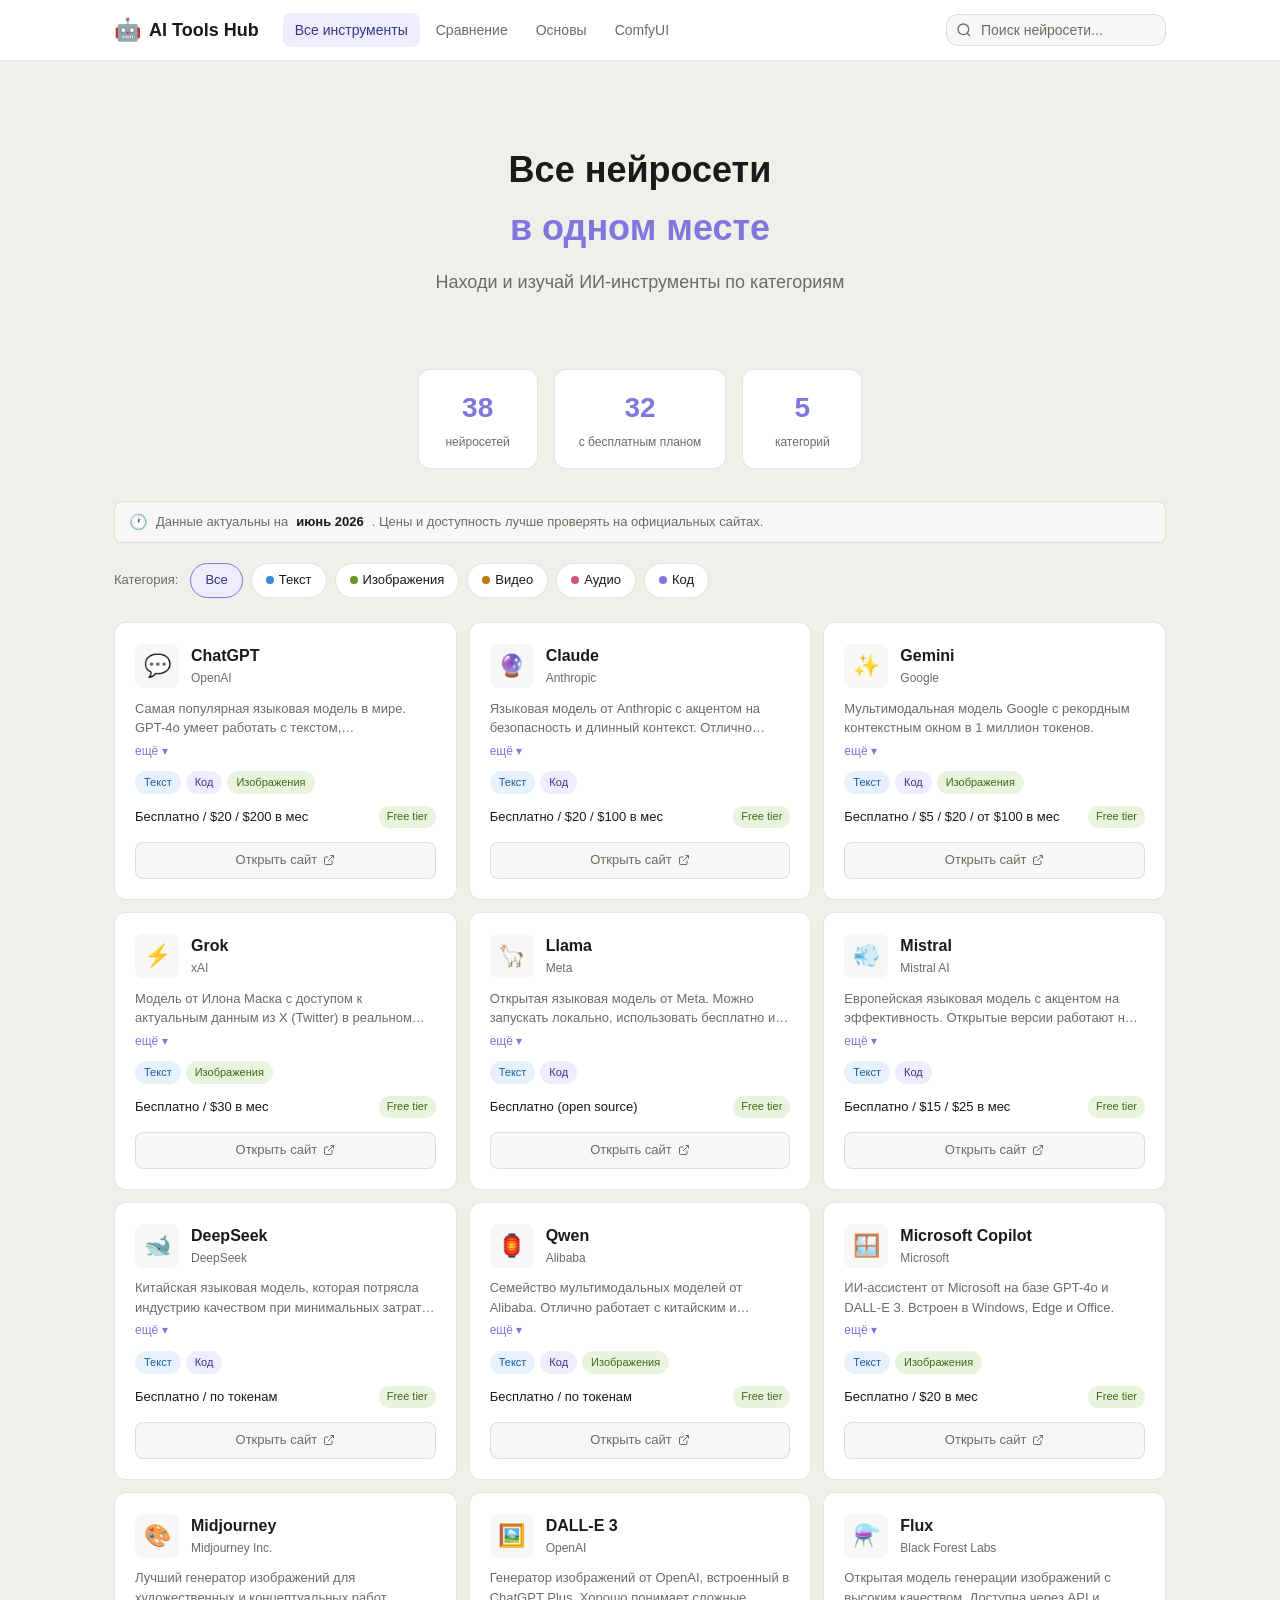
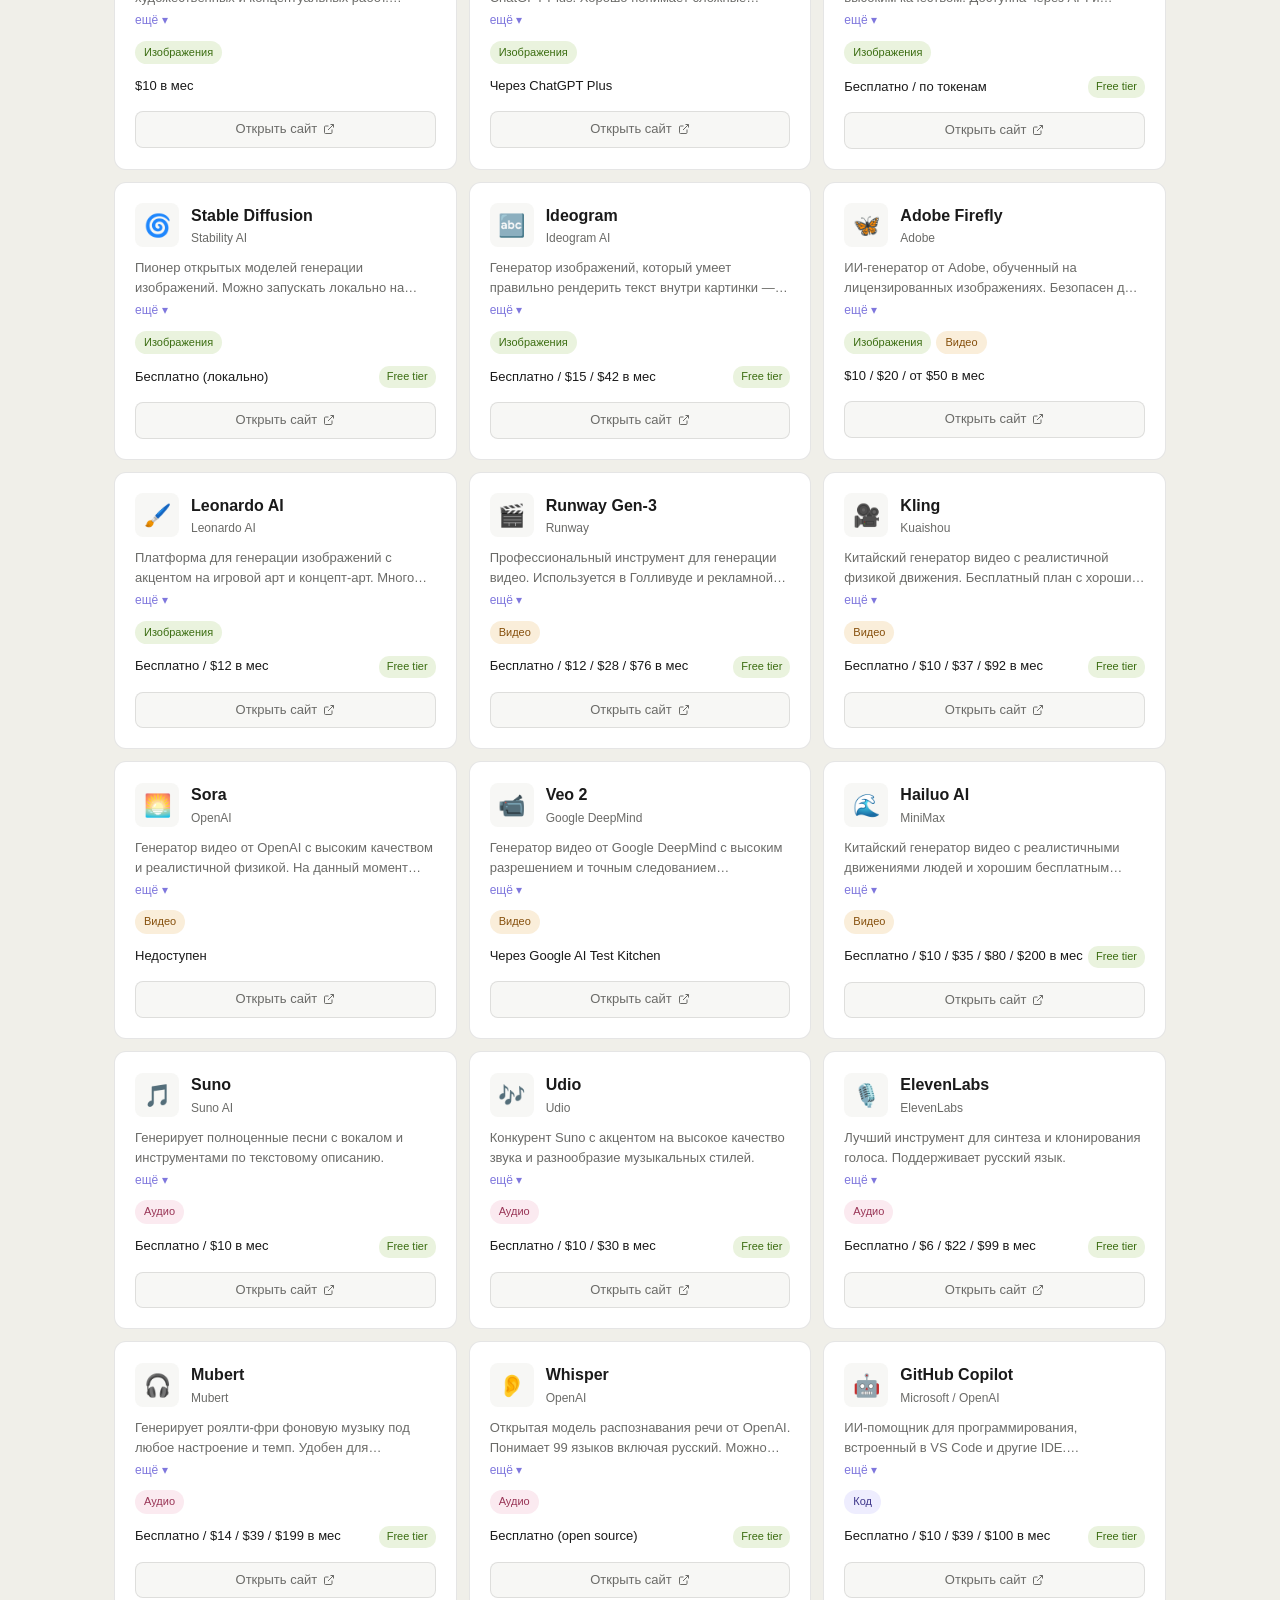
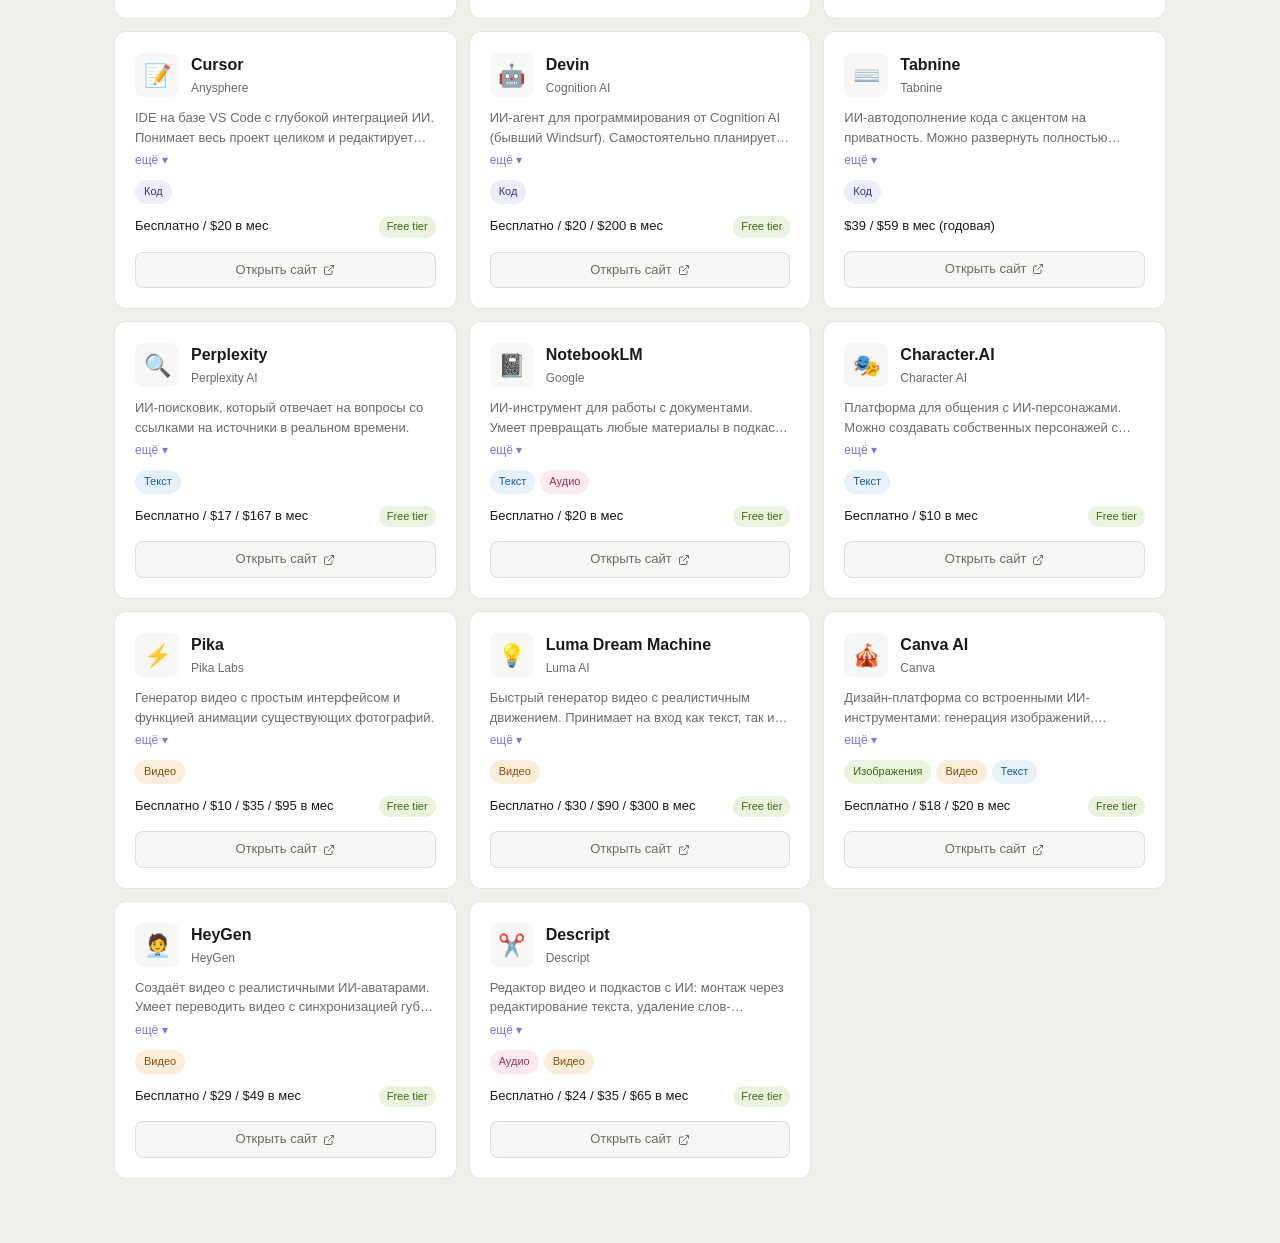
<file: index.html>
<!DOCTYPE html>
<html lang="ru">
<head>
  <meta charset="UTF-8">
  <meta name="viewport" content="width=device-width, initial-scale=1.0">
  <title>AI Tools Hub — все нейросети в одном месте</title>
  <meta name="description" content="Каталог нейросетей с фильтрами по категориям. Текст, изображения, видео, аудио, код.">
  <link rel="stylesheet" href="css/style.css">
  <link rel="icon" href="data:image/svg+xml,<svg xmlns='http://www.w3.org/2000/svg' viewBox='0 0 100 100'><text y='.9em' font-size='90'>🤖</text></svg>">
</head>
<body>

<header class="site-header">
  <div class="header-inner">
    <a href="index.html" class="logo"><span>🤖</span> AI Tools Hub</a>
    <nav class="nav">
      <a href="index.html" class="active">Все инструменты</a>
      <a href="compare.html">Сравнение</a>
      <a href="basics.html">Основы</a>
      <a href="comfyui.html">ComfyUI</a>
    </nav>
    <div class="header-spacer"></div>
    <div class="search-wrap">
      <svg width="16" height="16" fill="none" stroke="currentColor" stroke-width="2" viewBox="0 0 24 24">
        <circle cx="11" cy="11" r="8"/><path d="m21 21-4.35-4.35"/>
      </svg>
      <input class="search-input" id="search" type="search" placeholder="Поиск нейросети...">
    </div>
  </div>
</header>

<main class="page">

  <section class="hero">
    <h1>Все нейросети<br><span>в одном месте</span></h1>
    <p>Находи и изучай ИИ-инструменты по категориям</p>
  </section>

  <div class="stats">
    <div class="stat-card">
      <div class="num" id="stat-total">—</div>
      <div class="label">нейросетей</div>
    </div>
    <div class="stat-card">
      <div class="num" id="stat-free">—</div>
      <div class="label">с бесплатным планом</div>
    </div>
    <div class="stat-card">
      <div class="num" id="stat-cats">—</div>
      <div class="label">категорий</div>
    </div>
  </div>

  <div class="freshness-note">
    <span class="freshness-icon">🕐</span>
    Данные актуальны на <strong>июнь 2026</strong>. Цены и доступность лучше проверять на официальных сайтах.
  </div>

  <div class="filters-row">
    <span class="label">Категория:</span>
    <div class="chip active" data-filter="all">Все</div>
    <div class="chip" data-filter="text"><span class="dot" style="background:#378ADD"></span>Текст</div>
    <div class="chip" data-filter="image"><span class="dot" style="background:#639922"></span>Изображения</div>
    <div class="chip" data-filter="video"><span class="dot" style="background:#BA7517"></span>Видео</div>
    <div class="chip" data-filter="audio"><span class="dot" style="background:#D4537E"></span>Аудио</div>
    <div class="chip" data-filter="code"><span class="dot" style="background:#7F77DD"></span>Код</div>
  </div>

  <div class="tools-grid" id="tools-grid"></div>

</main>

<script src="js/app.js"></script>
</body>
</html>
</file>
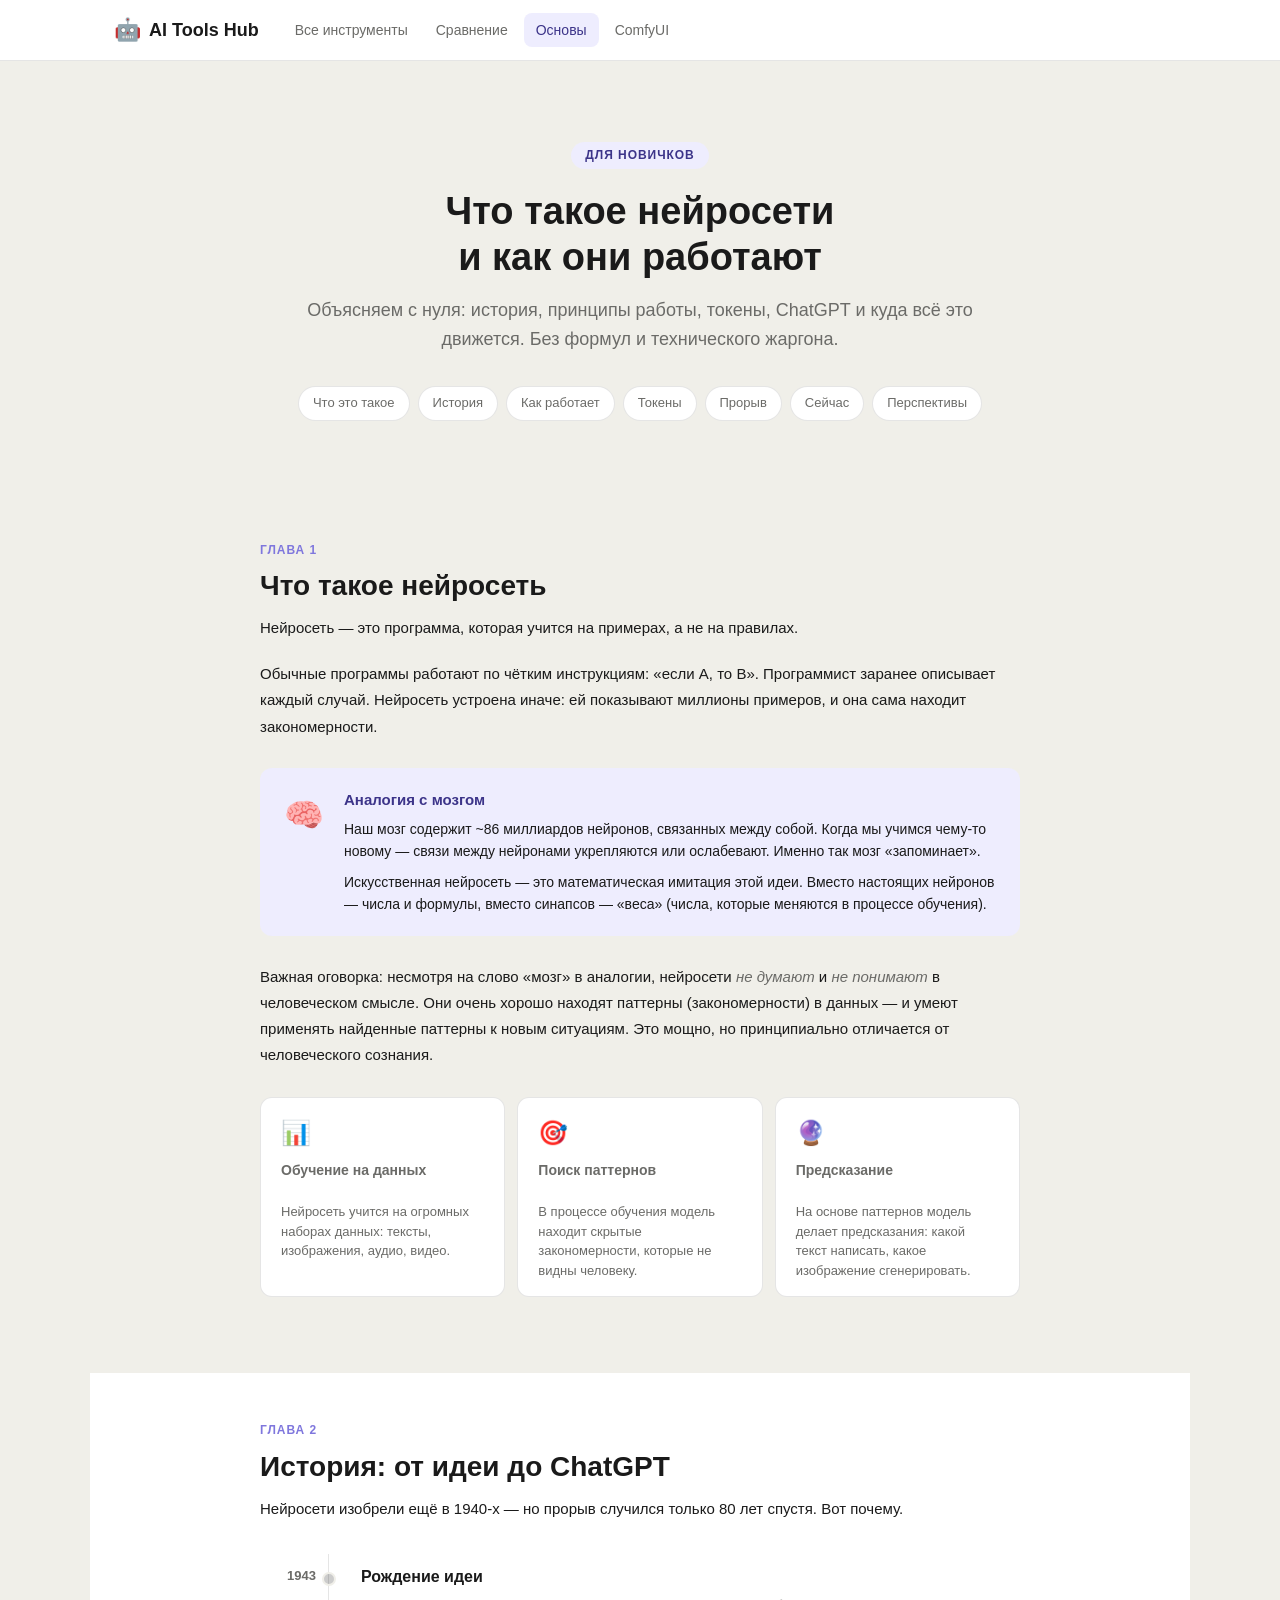
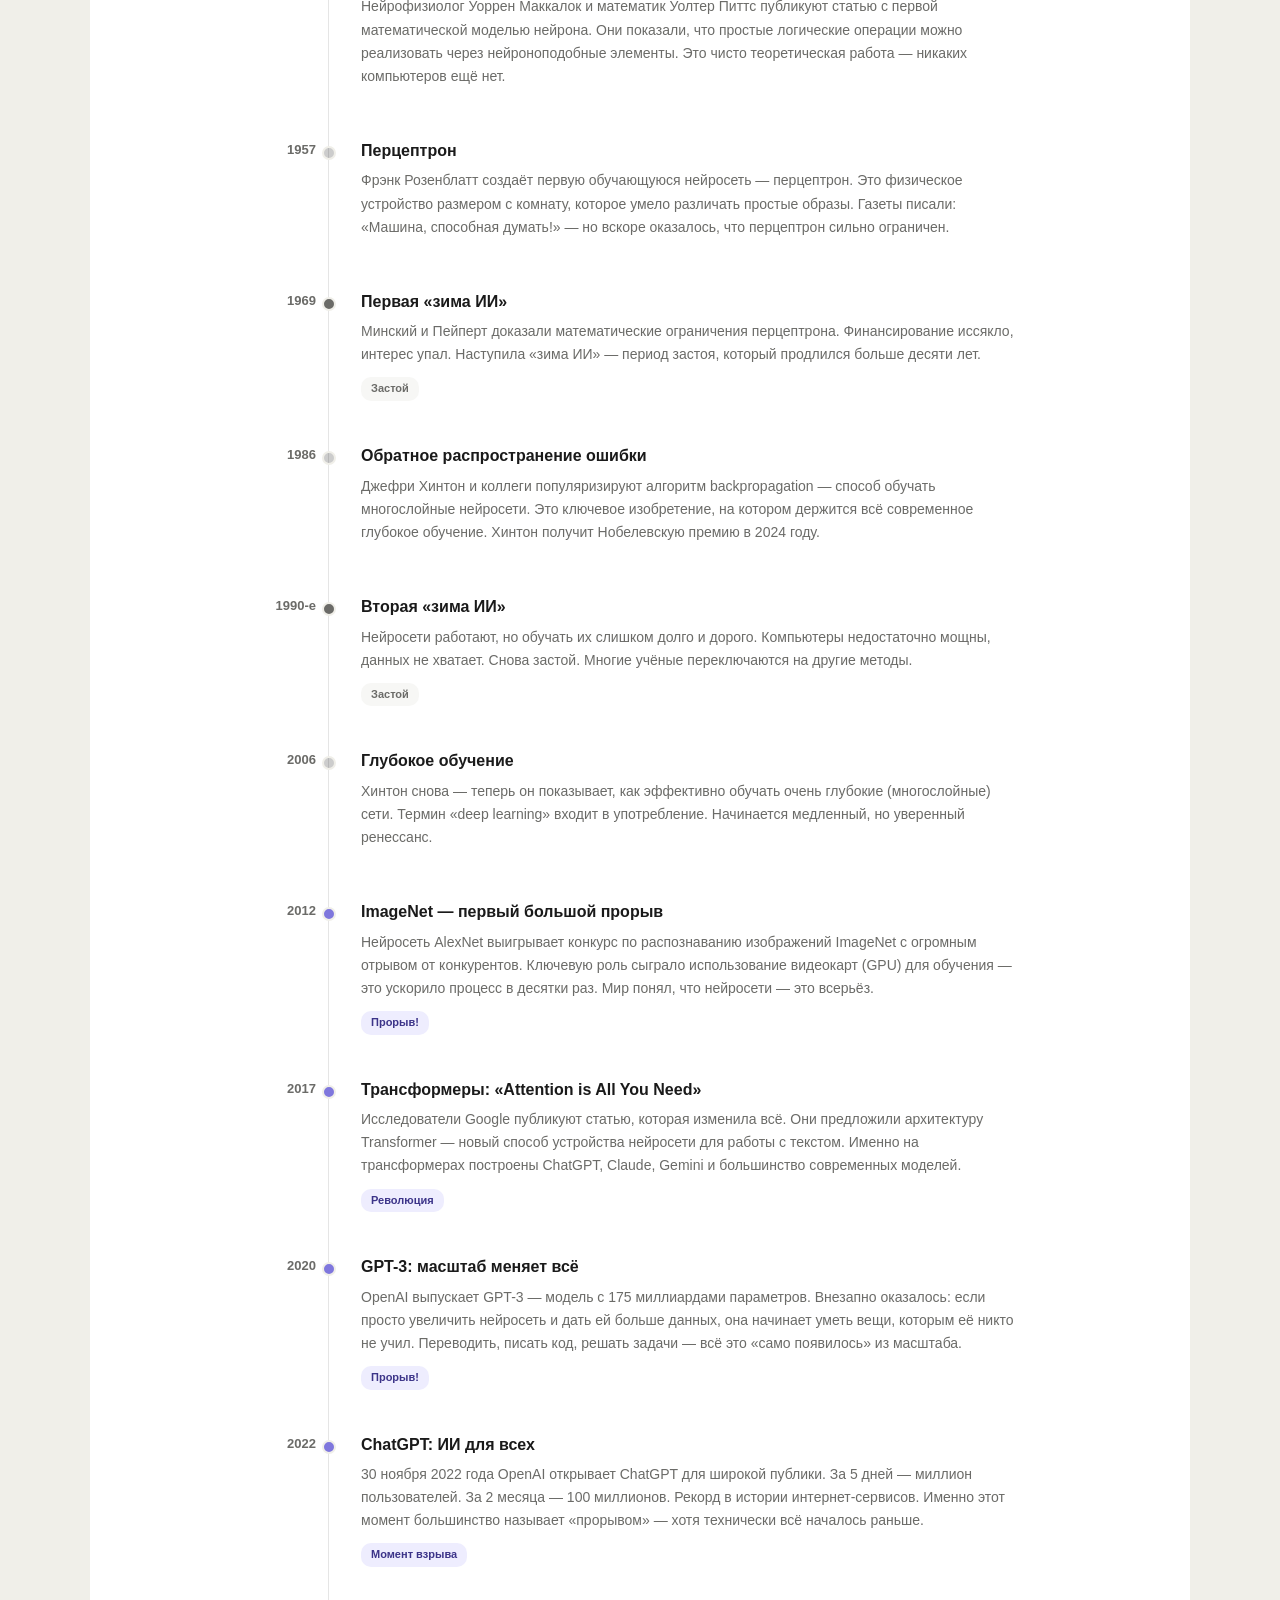
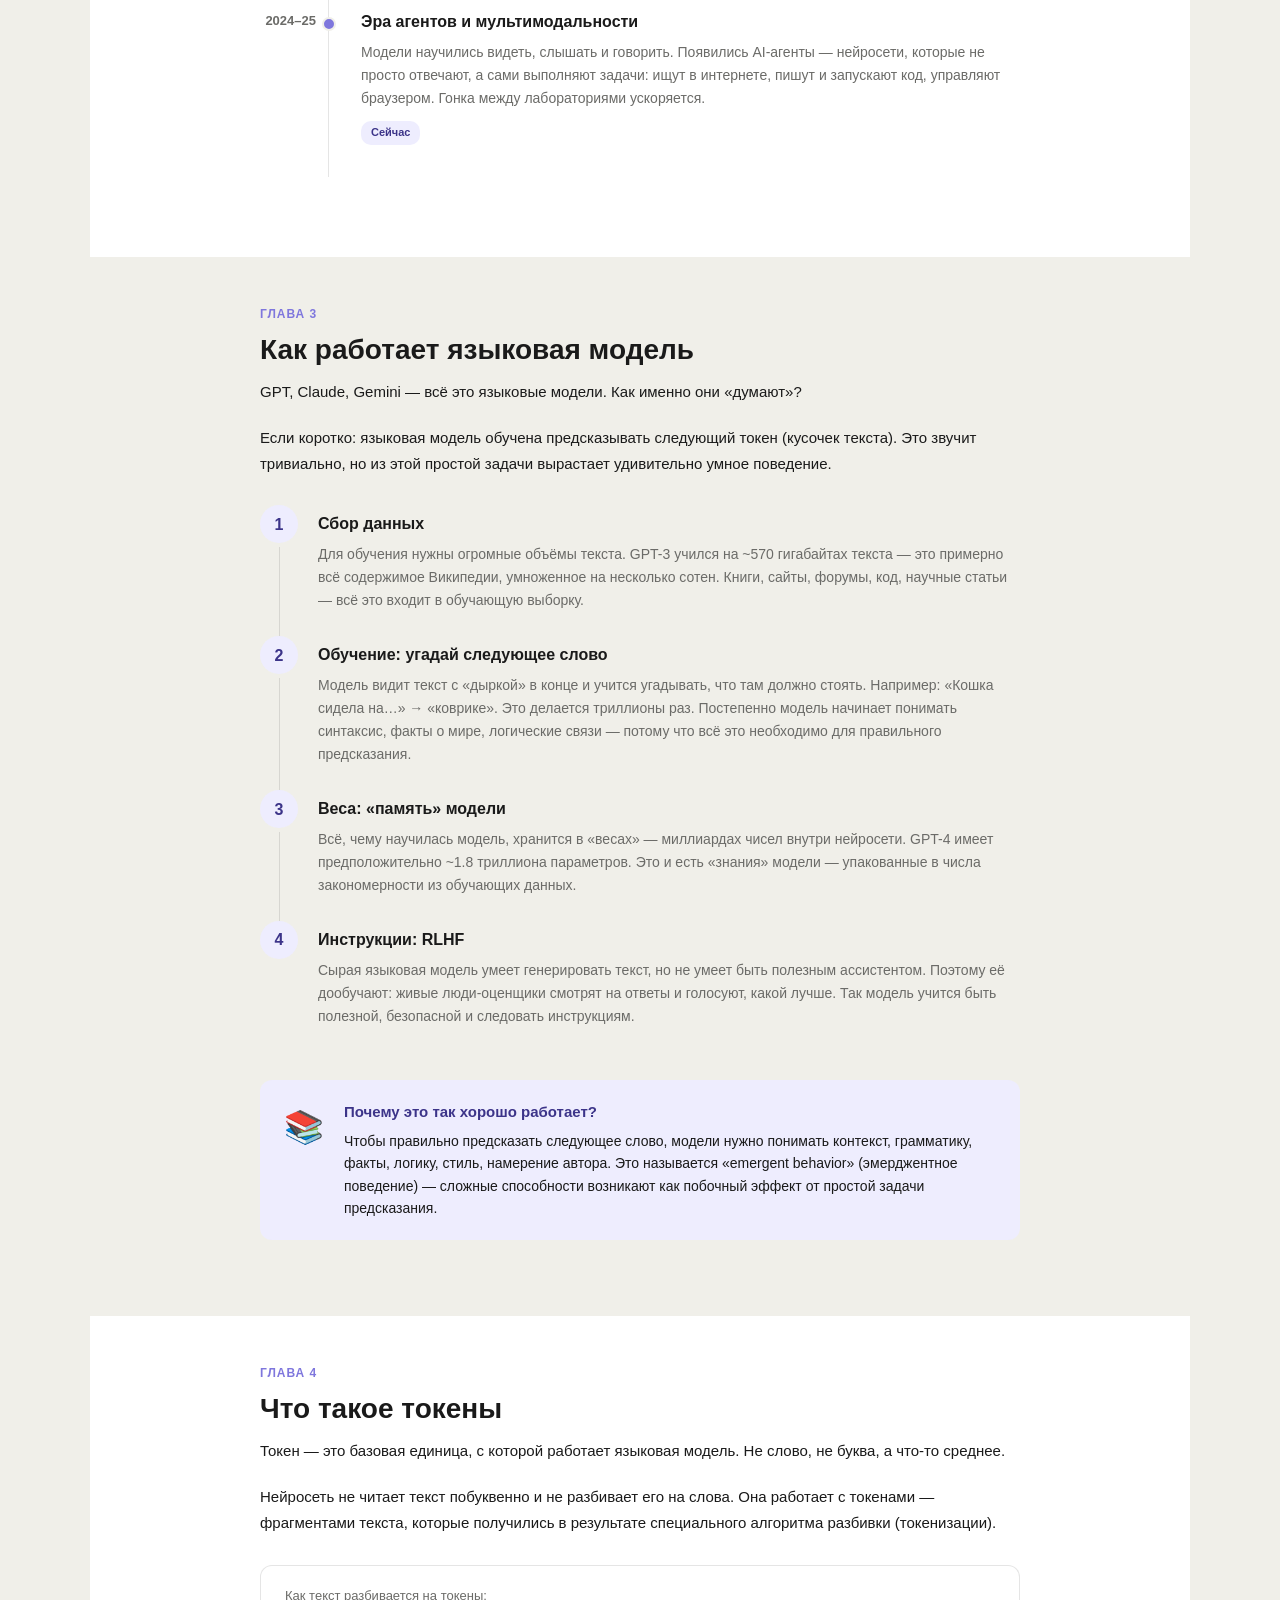
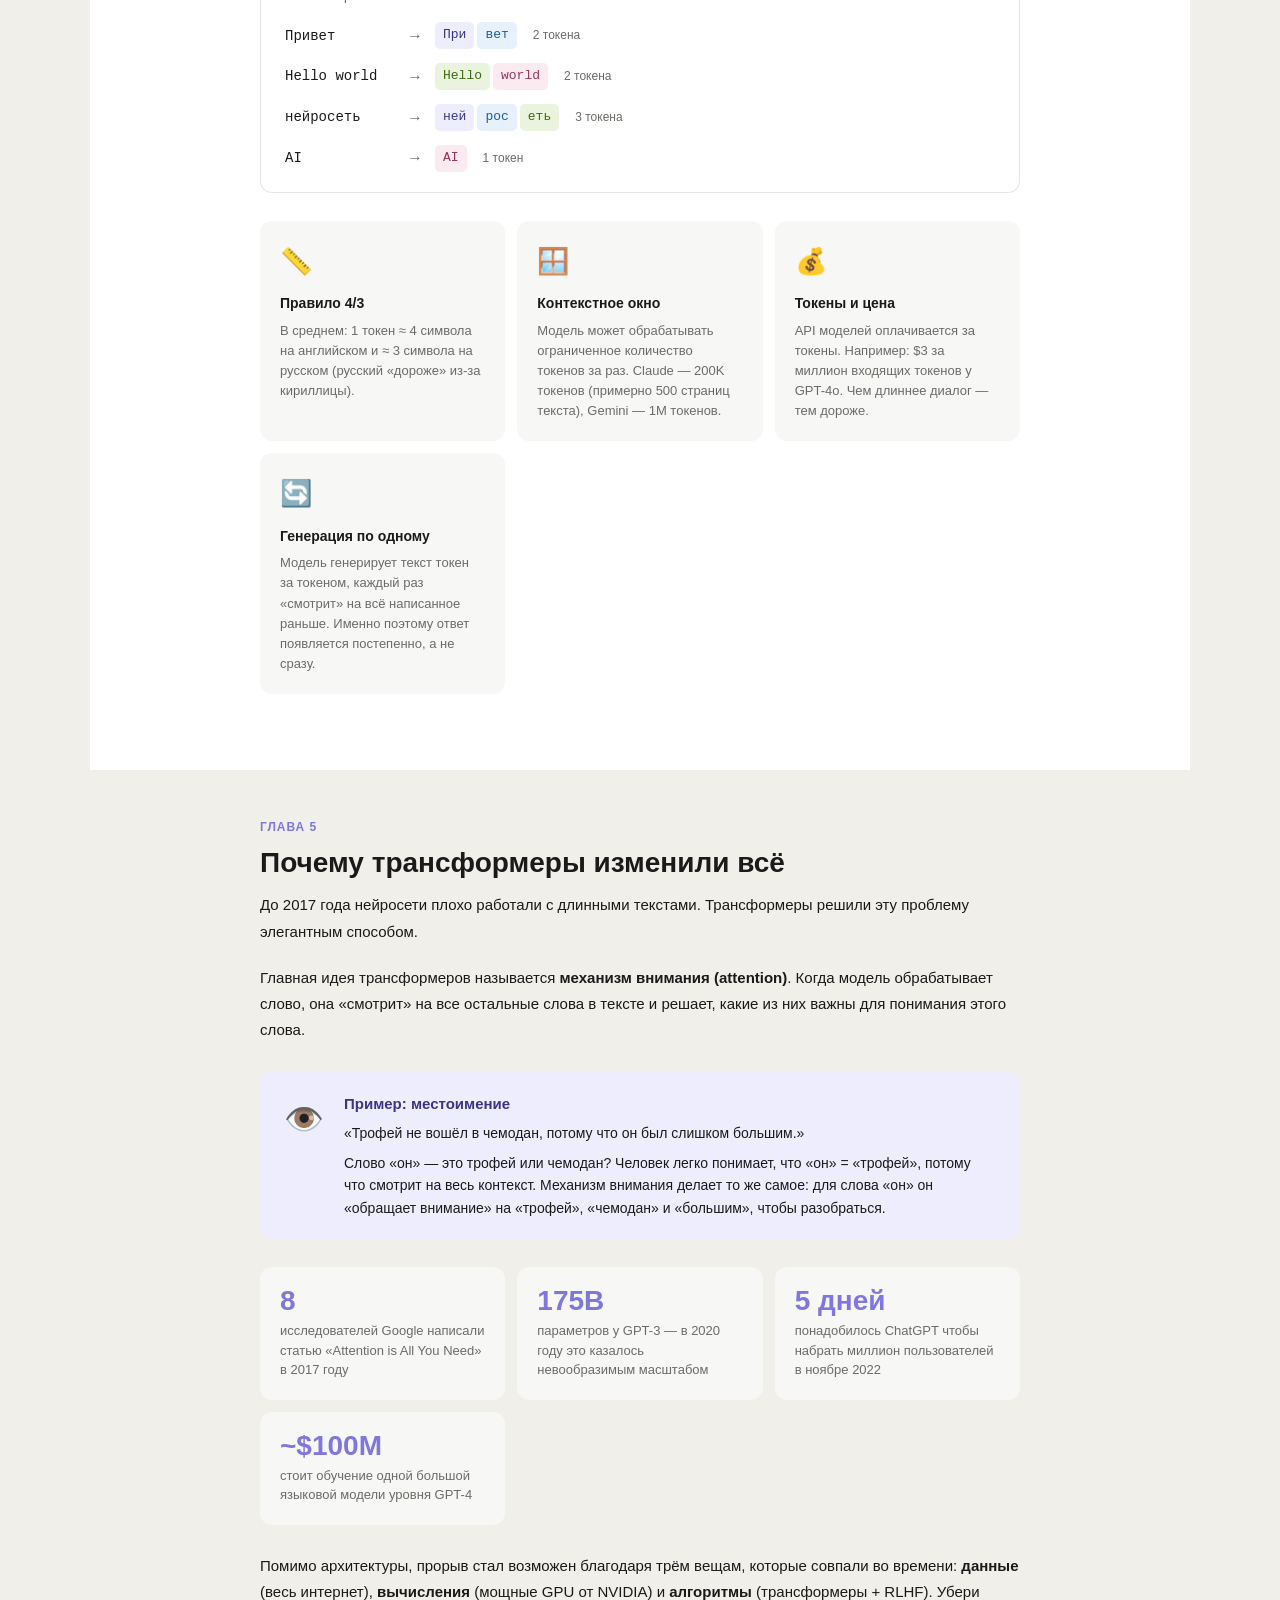
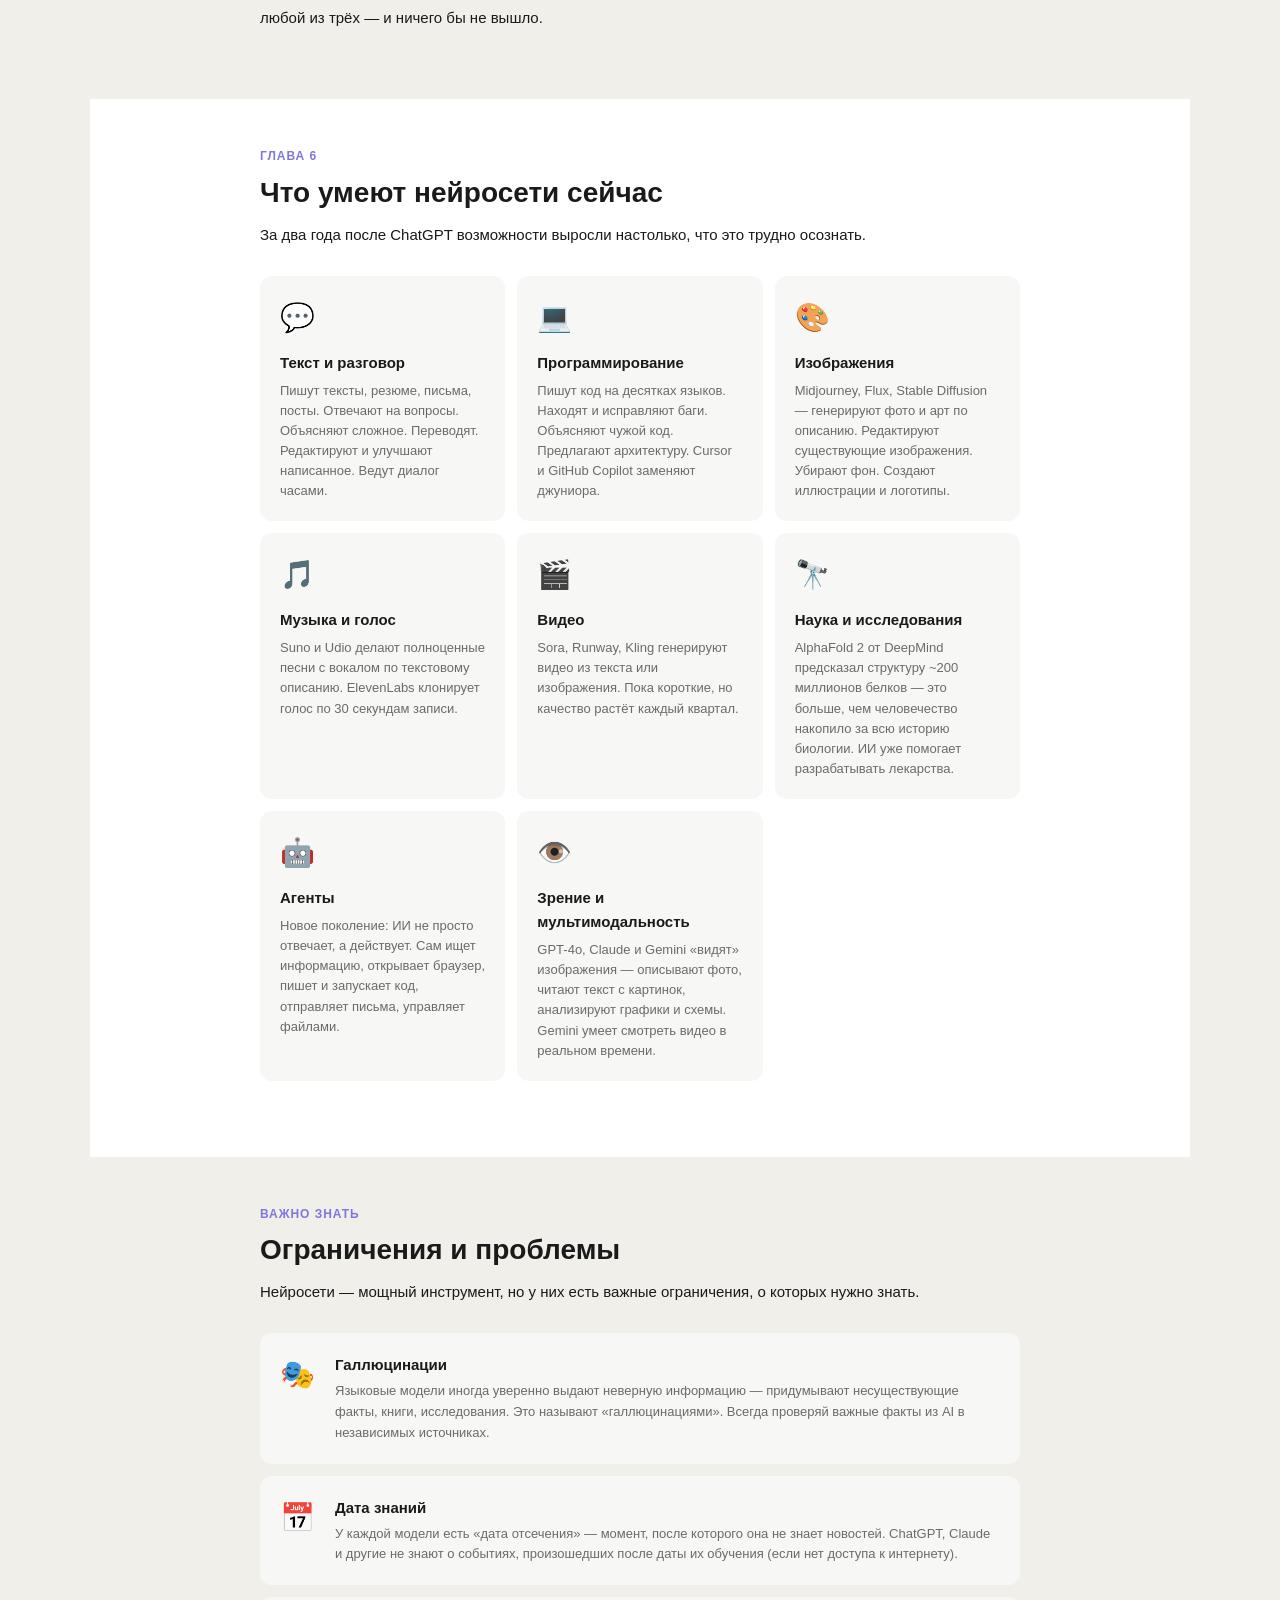
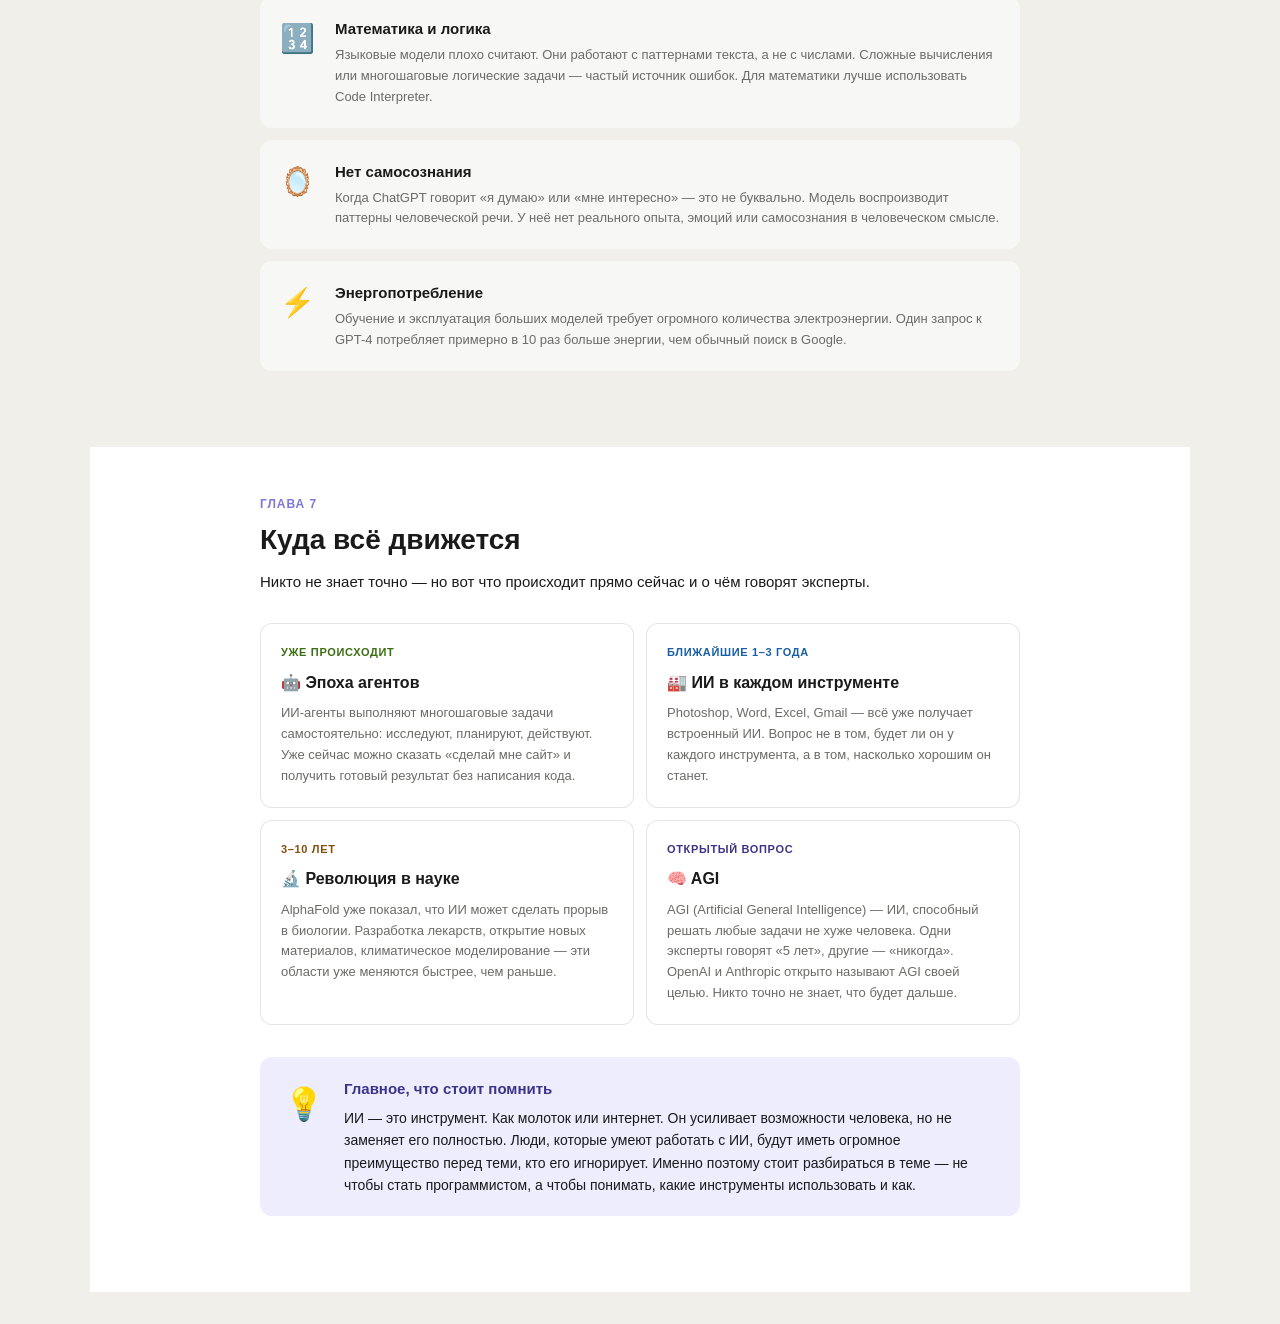
<file: basics.html>
<!DOCTYPE html>
<html lang="ru">
<head>
  <meta charset="UTF-8">
  <meta name="viewport" content="width=device-width, initial-scale=1.0">
  <title>Основы нейросетей — для новичков | AI Tools Hub</title>
  <meta name="description" content="Что такое нейросети, как они работают, история AI и перспективы. Объясняем просто и понятно, без технического жаргона.">
  <link rel="stylesheet" href="css/style.css">
  <link rel="stylesheet" href="css/basics.css">
  <link rel="icon" href="data:image/svg+xml,<svg xmlns='http://www.w3.org/2000/svg' viewBox='0 0 100 100'><text y='.9em' font-size='90'>🤖</text></svg>">
</head>
<body>

<header class="site-header">
  <div class="header-inner">
    <a href="index.html" class="logo"><span>🤖</span> AI Tools Hub</a>
    <nav class="nav">
      <a href="index.html">Все инструменты</a>
      <a href="compare.html">Сравнение</a>
      <a href="basics.html" class="active">Основы</a>
      <a href="comfyui.html">ComfyUI</a>
    </nav>
  </div>
</header>

<main class="page">

  <!-- Hero -->
  <div class="basics-hero">
    <div class="basics-hero-label">Для новичков</div>
    <h1>Что такое нейросети<br>и как они работают</h1>
    <p>Объясняем с нуля: история, принципы работы, токены, ChatGPT и куда всё это движется. Без формул и технического жаргона.</p>
    <div class="basics-hero-nav">
      <a href="#what">Что это такое</a>
      <a href="#history">История</a>
      <a href="#how">Как работает</a>
      <a href="#tokens">Токены</a>
      <a href="#breakthrough">Прорыв</a>
      <a href="#now">Сейчас</a>
      <a href="#future">Перспективы</a>
    </div>
  </div>

  <!-- Что такое нейросеть -->
  <section class="basics-section" id="what">
    <div class="basics-section-inner">
      <div class="section-eyebrow">Глава 1</div>
      <h2>Что такое нейросеть</h2>

      <p class="lead">Нейросеть — это программа, которая учится на примерах, а не на правилах.</p>

      <p>Обычные программы работают по чётким инструкциям: «если A, то B». Программист заранее описывает каждый случай. Нейросеть устроена иначе: ей показывают миллионы примеров, и она сама находит закономерности.</p>

      <div class="analogy-box">
        <div class="analogy-icon">🧠</div>
        <div>
          <strong>Аналогия с мозгом</strong>
          <p>Наш мозг содержит ~86 миллиардов нейронов, связанных между собой. Когда мы учимся чему-то новому — связи между нейронами укрепляются или ослабевают. Именно так мозг «запоминает».</p>
          <p>Искусственная нейросеть — это математическая имитация этой идеи. Вместо настоящих нейронов — числа и формулы, вместо синапсов — «веса» (числа, которые меняются в процессе обучения).</p>
        </div>
      </div>

      <p>Важная оговорка: несмотря на слово «мозг» в аналогии, нейросети <em>не думают</em> и <em>не понимают</em> в человеческом смысле. Они очень хорошо находят паттерны (закономерности) в данных — и умеют применять найденные паттерны к новым ситуациям. Это мощно, но принципиально отличается от человеческого сознания.</p>

      <div class="key-points">
        <div class="key-point">
          <span class="kp-icon">📊</span>
          <div><strong>Обучение на данных</strong><br>Нейросеть учится на огромных наборах данных: тексты, изображения, аудио, видео.</div>
        </div>
        <div class="key-point">
          <span class="kp-icon">🎯</span>
          <div><strong>Поиск паттернов</strong><br>В процессе обучения модель находит скрытые закономерности, которые не видны человеку.</div>
        </div>
        <div class="key-point">
          <span class="kp-icon">🔮</span>
          <div><strong>Предсказание</strong><br>На основе паттернов модель делает предсказания: какой текст написать, какое изображение сгенерировать.</div>
        </div>
      </div>
    </div>
  </section>

  <!-- История -->
  <section class="basics-section basics-section-alt" id="history">
    <div class="basics-section-inner">
      <div class="section-eyebrow">Глава 2</div>
      <h2>История: от идеи до ChatGPT</h2>
      <p class="lead">Нейросети изобрели ещё в 1940-х — но прорыв случился только 80 лет спустя. Вот почему.</p>

      <div class="timeline">

        <div class="tl-item">
          <div class="tl-year">1943</div>
          <div class="tl-dot"></div>
          <div class="tl-content">
            <h3>Рождение идеи</h3>
            <p>Нейрофизиолог Уоррен Маккалок и математик Уолтер Питтс публикуют статью с первой математической моделью нейрона. Они показали, что простые логические операции можно реализовать через нейроноподобные элементы. Это чисто теоретическая работа — никаких компьютеров ещё нет.</p>
          </div>
        </div>

        <div class="tl-item">
          <div class="tl-year">1957</div>
          <div class="tl-dot"></div>
          <div class="tl-content">
            <h3>Перцептрон</h3>
            <p>Фрэнк Розенблатт создаёт первую обучающуюся нейросеть — перцептрон. Это физическое устройство размером с комнату, которое умело различать простые образы. Газеты писали: «Машина, способная думать!» — но вскоре оказалось, что перцептрон сильно ограничен.</p>
          </div>
        </div>

        <div class="tl-item">
          <div class="tl-year">1969</div>
          <div class="tl-dot tl-dot-dark"></div>
          <div class="tl-content">
            <h3>Первая «зима ИИ»</h3>
            <p>Минский и Пейперт доказали математические ограничения перцептрона. Финансирование иссякло, интерес упал. Наступила «зима ИИ» — период застоя, который продлился больше десяти лет.</p>
            <div class="tl-badge tl-badge-dark">Застой</div>
          </div>
        </div>

        <div class="tl-item">
          <div class="tl-year">1986</div>
          <div class="tl-dot"></div>
          <div class="tl-content">
            <h3>Обратное распространение ошибки</h3>
            <p>Джефри Хинтон и коллеги популяризируют алгоритм backpropagation — способ обучать многослойные нейросети. Это ключевое изобретение, на котором держится всё современное глубокое обучение. Хинтон получит Нобелевскую премию в 2024 году.</p>
          </div>
        </div>

        <div class="tl-item">
          <div class="tl-year">1990-е</div>
          <div class="tl-dot tl-dot-dark"></div>
          <div class="tl-content">
            <h3>Вторая «зима ИИ»</h3>
            <p>Нейросети работают, но обучать их слишком долго и дорого. Компьютеры недостаточно мощны, данных не хватает. Снова застой. Многие учёные переключаются на другие методы.</p>
            <div class="tl-badge tl-badge-dark">Застой</div>
          </div>
        </div>

        <div class="tl-item">
          <div class="tl-year">2006</div>
          <div class="tl-dot"></div>
          <div class="tl-content">
            <h3>Глубокое обучение</h3>
            <p>Хинтон снова — теперь он показывает, как эффективно обучать очень глубокие (многослойные) сети. Термин «deep learning» входит в употребление. Начинается медленный, но уверенный ренессанс.</p>
          </div>
        </div>

        <div class="tl-item">
          <div class="tl-year">2012</div>
          <div class="tl-dot tl-dot-bright"></div>
          <div class="tl-content">
            <h3>ImageNet — первый большой прорыв</h3>
            <p>Нейросеть AlexNet выигрывает конкурс по распознаванию изображений ImageNet с огромным отрывом от конкурентов. Ключевую роль сыграло использование видеокарт (GPU) для обучения — это ускорило процесс в десятки раз. Мир понял, что нейросети — это всерьёз.</p>
            <div class="tl-badge tl-badge-bright">Прорыв!</div>
          </div>
        </div>

        <div class="tl-item">
          <div class="tl-year">2017</div>
          <div class="tl-dot tl-dot-bright"></div>
          <div class="tl-content">
            <h3>Трансформеры: «Attention is All You Need»</h3>
            <p>Исследователи Google публикуют статью, которая изменила всё. Они предложили архитектуру Transformer — новый способ устройства нейросети для работы с текстом. Именно на трансформерах построены ChatGPT, Claude, Gemini и большинство современных моделей.</p>
            <div class="tl-badge tl-badge-bright">Революция</div>
          </div>
        </div>

        <div class="tl-item">
          <div class="tl-year">2020</div>
          <div class="tl-dot tl-dot-bright"></div>
          <div class="tl-content">
            <h3>GPT-3: масштаб меняет всё</h3>
            <p>OpenAI выпускает GPT-3 — модель с 175 миллиардами параметров. Внезапно оказалось: если просто увеличить нейросеть и дать ей больше данных, она начинает уметь вещи, которым её никто не учил. Переводить, писать код, решать задачи — всё это «само появилось» из масштаба.</p>
            <div class="tl-badge tl-badge-bright">Прорыв!</div>
          </div>
        </div>

        <div class="tl-item">
          <div class="tl-year">2022</div>
          <div class="tl-dot tl-dot-bright"></div>
          <div class="tl-content">
            <h3>ChatGPT: ИИ для всех</h3>
            <p>30 ноября 2022 года OpenAI открывает ChatGPT для широкой публики. За 5 дней — миллион пользователей. За 2 месяца — 100 миллионов. Рекорд в истории интернет-сервисов. Именно этот момент большинство называет «прорывом» — хотя технически всё началось раньше.</p>
            <div class="tl-badge tl-badge-bright">Момент взрыва</div>
          </div>
        </div>

        <div class="tl-item">
          <div class="tl-year">2024–25</div>
          <div class="tl-dot tl-dot-bright"></div>
          <div class="tl-content">
            <h3>Эра агентов и мультимодальности</h3>
            <p>Модели научились видеть, слышать и говорить. Появились AI-агенты — нейросети, которые не просто отвечают, а сами выполняют задачи: ищут в интернете, пишут и запускают код, управляют браузером. Гонка между лабораториями ускоряется.</p>
            <div class="tl-badge tl-badge-bright">Сейчас</div>
          </div>
        </div>

      </div>
    </div>
  </section>

  <!-- Как работает -->
  <section class="basics-section" id="how">
    <div class="basics-section-inner">
      <div class="section-eyebrow">Глава 3</div>
      <h2>Как работает языковая модель</h2>
      <p class="lead">GPT, Claude, Gemini — всё это языковые модели. Как именно они «думают»?</p>

      <p>Если коротко: языковая модель обучена предсказывать следующий токен (кусочек текста). Это звучит тривиально, но из этой простой задачи вырастает удивительно умное поведение.</p>

      <div class="how-steps">
        <div class="how-step">
          <div class="how-step-num">1</div>
          <div class="how-step-body">
            <h3>Сбор данных</h3>
            <p>Для обучения нужны огромные объёмы текста. GPT-3 учился на ~570 гигабайтах текста — это примерно всё содержимое Википедии, умноженное на несколько сотен. Книги, сайты, форумы, код, научные статьи — всё это входит в обучающую выборку.</p>
          </div>
        </div>
        <div class="how-step">
          <div class="how-step-num">2</div>
          <div class="how-step-body">
            <h3>Обучение: угадай следующее слово</h3>
            <p>Модель видит текст с «дыркой» в конце и учится угадывать, что там должно стоять. Например: «Кошка сидела на…» → «коврике». Это делается триллионы раз. Постепенно модель начинает понимать синтаксис, факты о мире, логические связи — потому что всё это необходимо для правильного предсказания.</p>
          </div>
        </div>
        <div class="how-step">
          <div class="how-step-num">3</div>
          <div class="how-step-body">
            <h3>Веса: «память» модели</h3>
            <p>Всё, чему научилась модель, хранится в «весах» — миллиардах чисел внутри нейросети. GPT-4 имеет предположительно ~1.8 триллиона параметров. Это и есть «знания» модели — упакованные в числа закономерности из обучающих данных.</p>
          </div>
        </div>
        <div class="how-step">
          <div class="how-step-num">4</div>
          <div class="how-step-body">
            <h3>Инструкции: RLHF</h3>
            <p>Сырая языковая модель умеет генерировать текст, но не умеет быть полезным ассистентом. Поэтому её дообучают: живые люди-оценщики смотрят на ответы и голосуют, какой лучше. Так модель учится быть полезной, безопасной и следовать инструкциям.</p>
          </div>
        </div>
      </div>

      <div class="analogy-box">
        <div class="analogy-icon">📚</div>
        <div>
          <strong>Почему это так хорошо работает?</strong>
          <p>Чтобы правильно предсказать следующее слово, модели нужно понимать контекст, грамматику, факты, логику, стиль, намерение автора. Это называется «emergent behavior» (эмерджентное поведение) — сложные способности возникают как побочный эффект от простой задачи предсказания.</p>
        </div>
      </div>
    </div>
  </section>

  <!-- Токены -->
  <section class="basics-section basics-section-alt" id="tokens">
    <div class="basics-section-inner">
      <div class="section-eyebrow">Глава 4</div>
      <h2>Что такое токены</h2>
      <p class="lead">Токен — это базовая единица, с которой работает языковая модель. Не слово, не буква, а что-то среднее.</p>

      <p>Нейросеть не читает текст побуквенно и не разбивает его на слова. Она работает с токенами — фрагментами текста, которые получились в результате специального алгоритма разбивки (токенизации).</p>

      <div class="token-demo">
        <div class="token-demo-label">Как текст разбивается на токены:</div>
        <div class="token-examples">
          <div class="token-example">
            <div class="token-text">Привет</div>
            <div class="token-arrow">→</div>
            <div class="tokens-row">
              <span class="token t1">При</span><span class="token t2">вет</span>
            </div>
            <div class="token-count">2 токена</div>
          </div>
          <div class="token-example">
            <div class="token-text">Hello world</div>
            <div class="token-arrow">→</div>
            <div class="tokens-row">
              <span class="token t3">Hello</span><span class="token t4"> world</span>
            </div>
            <div class="token-count">2 токена</div>
          </div>
          <div class="token-example">
            <div class="token-text">нейросеть</div>
            <div class="token-arrow">→</div>
            <div class="tokens-row">
              <span class="token t1">ней</span><span class="token t2">рос</span><span class="token t3">еть</span>
            </div>
            <div class="token-count">3 токена</div>
          </div>
          <div class="token-example">
            <div class="token-text">AI</div>
            <div class="token-arrow">→</div>
            <div class="tokens-row">
              <span class="token t4">AI</span>
            </div>
            <div class="token-count">1 токен</div>
          </div>
        </div>
      </div>

      <div class="facts-grid">
        <div class="fact-card">
          <div class="fact-icon">📏</div>
          <h3>Правило 4/3</h3>
          <p>В среднем: 1 токен ≈ 4 символа на английском и ≈ 3 символа на русском (русский «дороже» из-за кириллицы).</p>
        </div>
        <div class="fact-card">
          <div class="fact-icon">🪟</div>
          <h3>Контекстное окно</h3>
          <p>Модель может обрабатывать ограниченное количество токенов за раз. Claude — 200K токенов (примерно 500 страниц текста), Gemini — 1M токенов.</p>
        </div>
        <div class="fact-card">
          <div class="fact-icon">💰</div>
          <h3>Токены и цена</h3>
          <p>API моделей оплачивается за токены. Например: $3 за миллион входящих токенов у GPT-4o. Чем длиннее диалог — тем дороже.</p>
        </div>
        <div class="fact-card">
          <div class="fact-icon">🔄</div>
          <h3>Генерация по одному</h3>
          <p>Модель генерирует текст токен за токеном, каждый раз «смотрит» на всё написанное раньше. Именно поэтому ответ появляется постепенно, а не сразу.</p>
        </div>
      </div>
    </div>
  </section>

  <!-- Прорыв: трансформеры -->
  <section class="basics-section" id="breakthrough">
    <div class="basics-section-inner">
      <div class="section-eyebrow">Глава 5</div>
      <h2>Почему трансформеры изменили всё</h2>
      <p class="lead">До 2017 года нейросети плохо работали с длинными текстами. Трансформеры решили эту проблему элегантным способом.</p>

      <p>Главная идея трансформеров называется <strong>механизм внимания (attention)</strong>. Когда модель обрабатывает слово, она «смотрит» на все остальные слова в тексте и решает, какие из них важны для понимания этого слова.</p>

      <div class="analogy-box">
        <div class="analogy-icon">👁️</div>
        <div>
          <strong>Пример: местоимение</strong>
          <p>«Трофей не вошёл в чемодан, потому что он был слишком большим.»</p>
          <p>Слово «он» — это трофей или чемодан? Человек легко понимает, что «он» = «трофей», потому что смотрит на весь контекст. Механизм внимания делает то же самое: для слова «он» он «обращает внимание» на «трофей», «чемодан» и «большим», чтобы разобраться.</p>
        </div>
      </div>

      <div class="breakthrough-facts">
        <div class="bf-item">
          <span class="bf-num">8</span>
          <span class="bf-label">исследователей Google написали статью «Attention is All You Need» в 2017 году</span>
        </div>
        <div class="bf-item">
          <span class="bf-num">175B</span>
          <span class="bf-label">параметров у GPT-3 — в 2020 году это казалось невообразимым масштабом</span>
        </div>
        <div class="bf-item">
          <span class="bf-num">5 дней</span>
          <span class="bf-label">понадобилось ChatGPT чтобы набрать миллион пользователей в ноябре 2022</span>
        </div>
        <div class="bf-item">
          <span class="bf-num">~$100M</span>
          <span class="bf-label">стоит обучение одной большой языковой модели уровня GPT-4</span>
        </div>
      </div>

      <p>Помимо архитектуры, прорыв стал возможен благодаря трём вещам, которые совпали во времени: <strong>данные</strong> (весь интернет), <strong>вычисления</strong> (мощные GPU от NVIDIA) и <strong>алгоритмы</strong> (трансформеры + RLHF). Убери любой из трёх — и ничего бы не вышло.</p>
    </div>
  </section>

  <!-- Сейчас -->
  <section class="basics-section basics-section-alt" id="now">
    <div class="basics-section-inner">
      <div class="section-eyebrow">Глава 6</div>
      <h2>Что умеют нейросети сейчас</h2>
      <p class="lead">За два года после ChatGPT возможности выросли настолько, что это трудно осознать.</p>

      <div class="capabilities-grid">
        <div class="capability-card">
          <div class="cap-icon">💬</div>
          <h3>Текст и разговор</h3>
          <p>Пишут тексты, резюме, письма, посты. Отвечают на вопросы. Объясняют сложное. Переводят. Редактируют и улучшают написанное. Ведут диалог часами.</p>
        </div>
        <div class="capability-card">
          <div class="cap-icon">💻</div>
          <h3>Программирование</h3>
          <p>Пишут код на десятках языков. Находят и исправляют баги. Объясняют чужой код. Предлагают архитектуру. Cursor и GitHub Copilot заменяют джуниора.</p>
        </div>
        <div class="capability-card">
          <div class="cap-icon">🎨</div>
          <h3>Изображения</h3>
          <p>Midjourney, Flux, Stable Diffusion — генерируют фото и арт по описанию. Редактируют существующие изображения. Убирают фон. Создают иллюстрации и логотипы.</p>
        </div>
        <div class="capability-card">
          <div class="cap-icon">🎵</div>
          <h3>Музыка и голос</h3>
          <p>Suno и Udio делают полноценные песни с вокалом по текстовому описанию. ElevenLabs клонирует голос по 30 секундам записи.</p>
        </div>
        <div class="capability-card">
          <div class="cap-icon">🎬</div>
          <h3>Видео</h3>
          <p>Sora, Runway, Kling генерируют видео из текста или изображения. Пока короткие, но качество растёт каждый квартал.</p>
        </div>
        <div class="capability-card">
          <div class="cap-icon">🔭</div>
          <h3>Наука и исследования</h3>
          <p>AlphaFold 2 от DeepMind предсказал структуру ~200 миллионов белков — это больше, чем человечество накопило за всю историю биологии. ИИ уже помогает разрабатывать лекарства.</p>
        </div>
        <div class="capability-card">
          <div class="cap-icon">🤖</div>
          <h3>Агенты</h3>
          <p>Новое поколение: ИИ не просто отвечает, а действует. Сам ищет информацию, открывает браузер, пишет и запускает код, отправляет письма, управляет файлами.</p>
        </div>
        <div class="capability-card">
          <div class="cap-icon">👁️</div>
          <h3>Зрение и мультимодальность</h3>
          <p>GPT-4o, Claude и Gemini «видят» изображения — описывают фото, читают текст с картинок, анализируют графики и схемы. Gemini умеет смотреть видео в реальном времени.</p>
        </div>
      </div>
    </div>
  </section>

  <!-- Ограничения -->
  <section class="basics-section" id="limits">
    <div class="basics-section-inner">
      <div class="section-eyebrow">Важно знать</div>
      <h2>Ограничения и проблемы</h2>
      <p class="lead">Нейросети — мощный инструмент, но у них есть важные ограничения, о которых нужно знать.</p>

      <div class="limits-list">
        <div class="limit-item">
          <div class="limit-icon">🎭</div>
          <div>
            <h3>Галлюцинации</h3>
            <p>Языковые модели иногда уверенно выдают неверную информацию — придумывают несуществующие факты, книги, исследования. Это называют «галлюцинациями». Всегда проверяй важные факты из AI в независимых источниках.</p>
          </div>
        </div>
        <div class="limit-item">
          <div class="limit-icon">📅</div>
          <div>
            <h3>Дата знаний</h3>
            <p>У каждой модели есть «дата отсечения» — момент, после которого она не знает новостей. ChatGPT, Claude и другие не знают о событиях, произошедших после даты их обучения (если нет доступа к интернету).</p>
          </div>
        </div>
        <div class="limit-item">
          <div class="limit-icon">🔢</div>
          <div>
            <h3>Математика и логика</h3>
            <p>Языковые модели плохо считают. Они работают с паттернами текста, а не с числами. Сложные вычисления или многошаговые логические задачи — частый источник ошибок. Для математики лучше использовать Code Interpreter.</p>
          </div>
        </div>
        <div class="limit-item">
          <div class="limit-icon">🪞</div>
          <div>
            <h3>Нет самосознания</h3>
            <p>Когда ChatGPT говорит «я думаю» или «мне интересно» — это не буквально. Модель воспроизводит паттерны человеческой речи. У неё нет реального опыта, эмоций или самосознания в человеческом смысле.</p>
          </div>
        </div>
        <div class="limit-item">
          <div class="limit-icon">⚡</div>
          <div>
            <h3>Энергопотребление</h3>
            <p>Обучение и эксплуатация больших моделей требует огромного количества электроэнергии. Один запрос к GPT-4 потребляет примерно в 10 раз больше энергии, чем обычный поиск в Google.</p>
          </div>
        </div>
      </div>
    </div>
  </section>

  <!-- Перспективы -->
  <section class="basics-section basics-section-alt" id="future">
    <div class="basics-section-inner">
      <div class="section-eyebrow">Глава 7</div>
      <h2>Куда всё движется</h2>
      <p class="lead">Никто не знает точно — но вот что происходит прямо сейчас и о чём говорят эксперты.</p>

      <div class="future-grid">
        <div class="future-card future-now">
          <div class="future-label">Уже происходит</div>
          <h3>🤖 Эпоха агентов</h3>
          <p>ИИ-агенты выполняют многошаговые задачи самостоятельно: исследуют, планируют, действуют. Уже сейчас можно сказать «сделай мне сайт» и получить готовый результат без написания кода.</p>
        </div>
        <div class="future-card future-near">
          <div class="future-label">Ближайшие 1–3 года</div>
          <h3>🏭 ИИ в каждом инструменте</h3>
          <p>Photoshop, Word, Excel, Gmail — всё уже получает встроенный ИИ. Вопрос не в том, будет ли он у каждого инструмента, а в том, насколько хорошим он станет.</p>
        </div>
        <div class="future-card future-mid">
          <div class="future-label">3–10 лет</div>
          <h3>🔬 Революция в науке</h3>
          <p>AlphaFold уже показал, что ИИ может сделать прорыв в биологии. Разработка лекарств, открытие новых материалов, климатическое моделирование — эти области уже меняются быстрее, чем раньше.</p>
        </div>
        <div class="future-card future-unknown">
          <div class="future-label">Открытый вопрос</div>
          <h3>🧠 AGI</h3>
          <p>AGI (Artificial General Intelligence) — ИИ, способный решать любые задачи не хуже человека. Одни эксперты говорят «5 лет», другие — «никогда». OpenAI и Anthropic открыто называют AGI своей целью. Никто точно не знает, что будет дальше.</p>
        </div>
      </div>

      <div class="analogy-box" style="margin-top:2rem">
        <div class="analogy-icon">💡</div>
        <div>
          <strong>Главное, что стоит помнить</strong>
          <p>ИИ — это инструмент. Как молоток или интернет. Он усиливает возможности человека, но не заменяет его полностью. Люди, которые умеют работать с ИИ, будут иметь огромное преимущество перед теми, кто его игнорирует. Именно поэтому стоит разбираться в теме — не чтобы стать программистом, а чтобы понимать, какие инструменты использовать и как.</p>
        </div>
      </div>

    </div>
  </section>

</main>

</body>
</html>
</file>
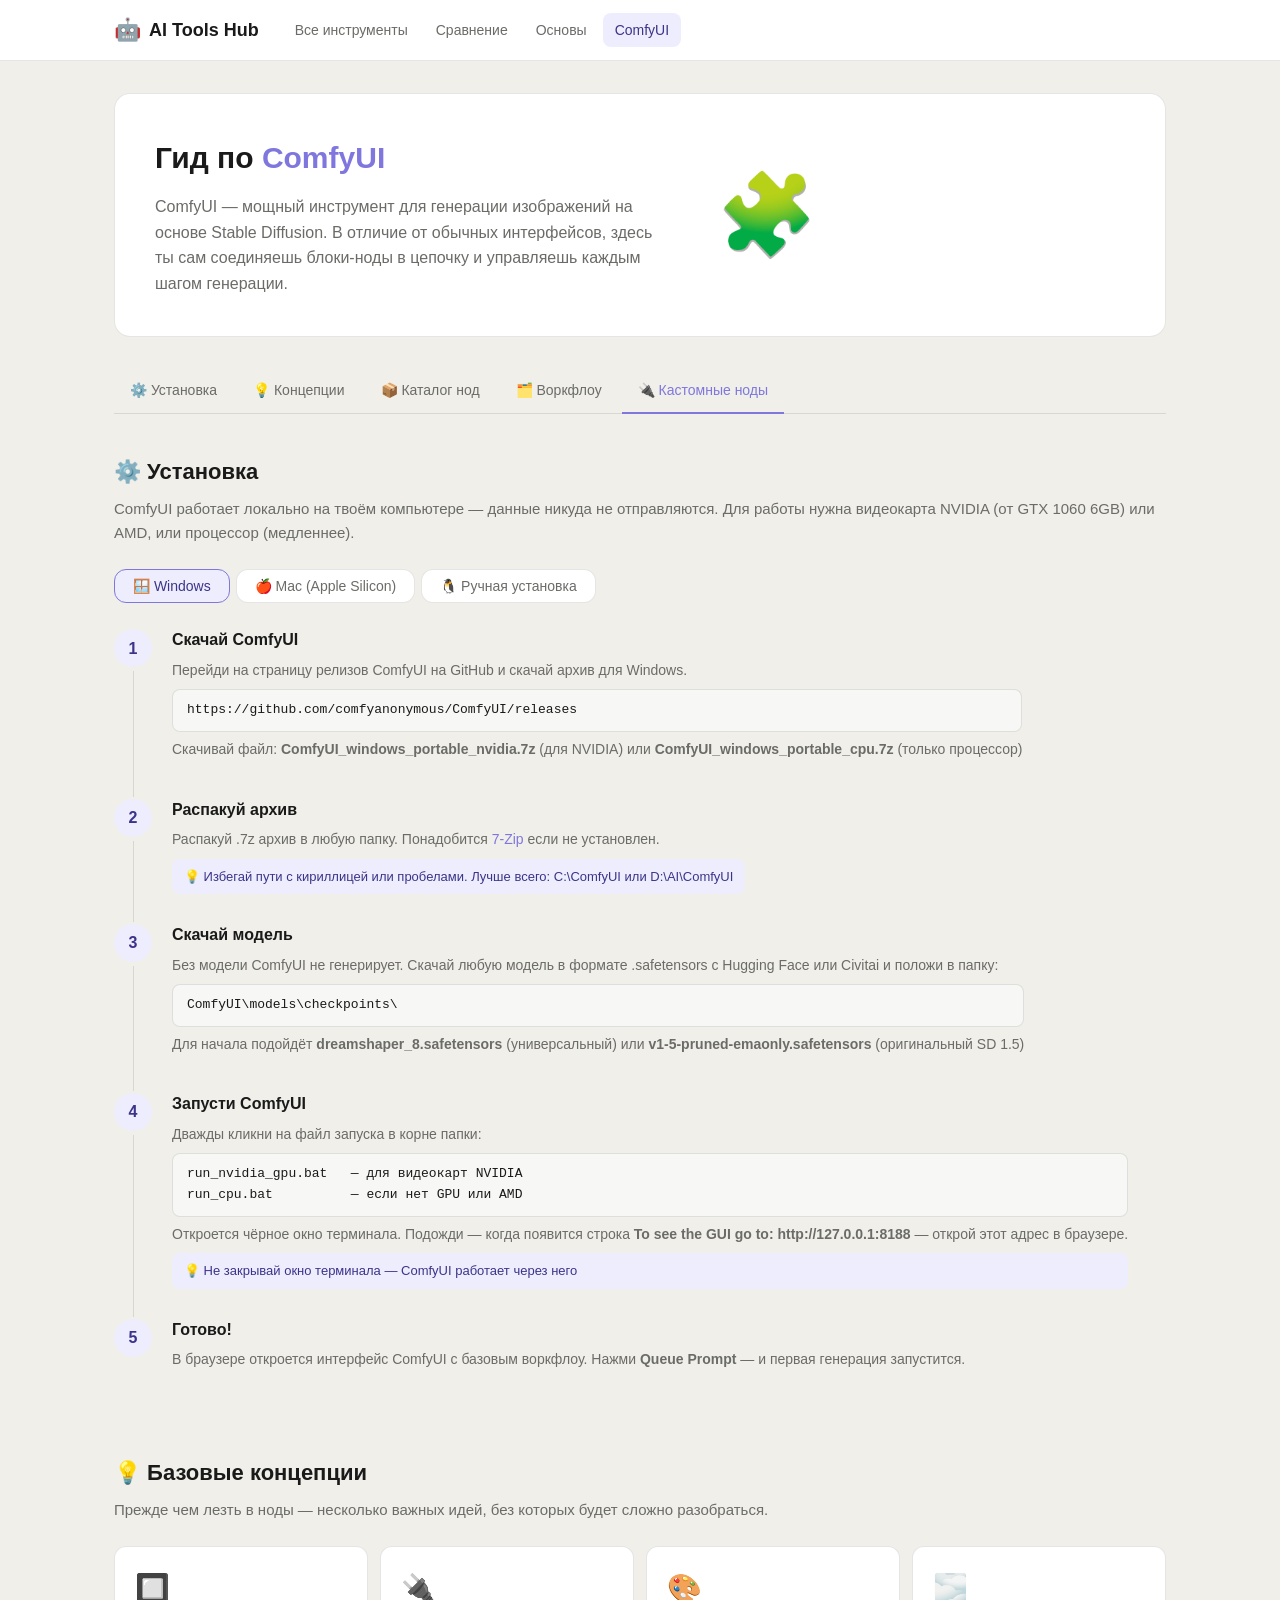
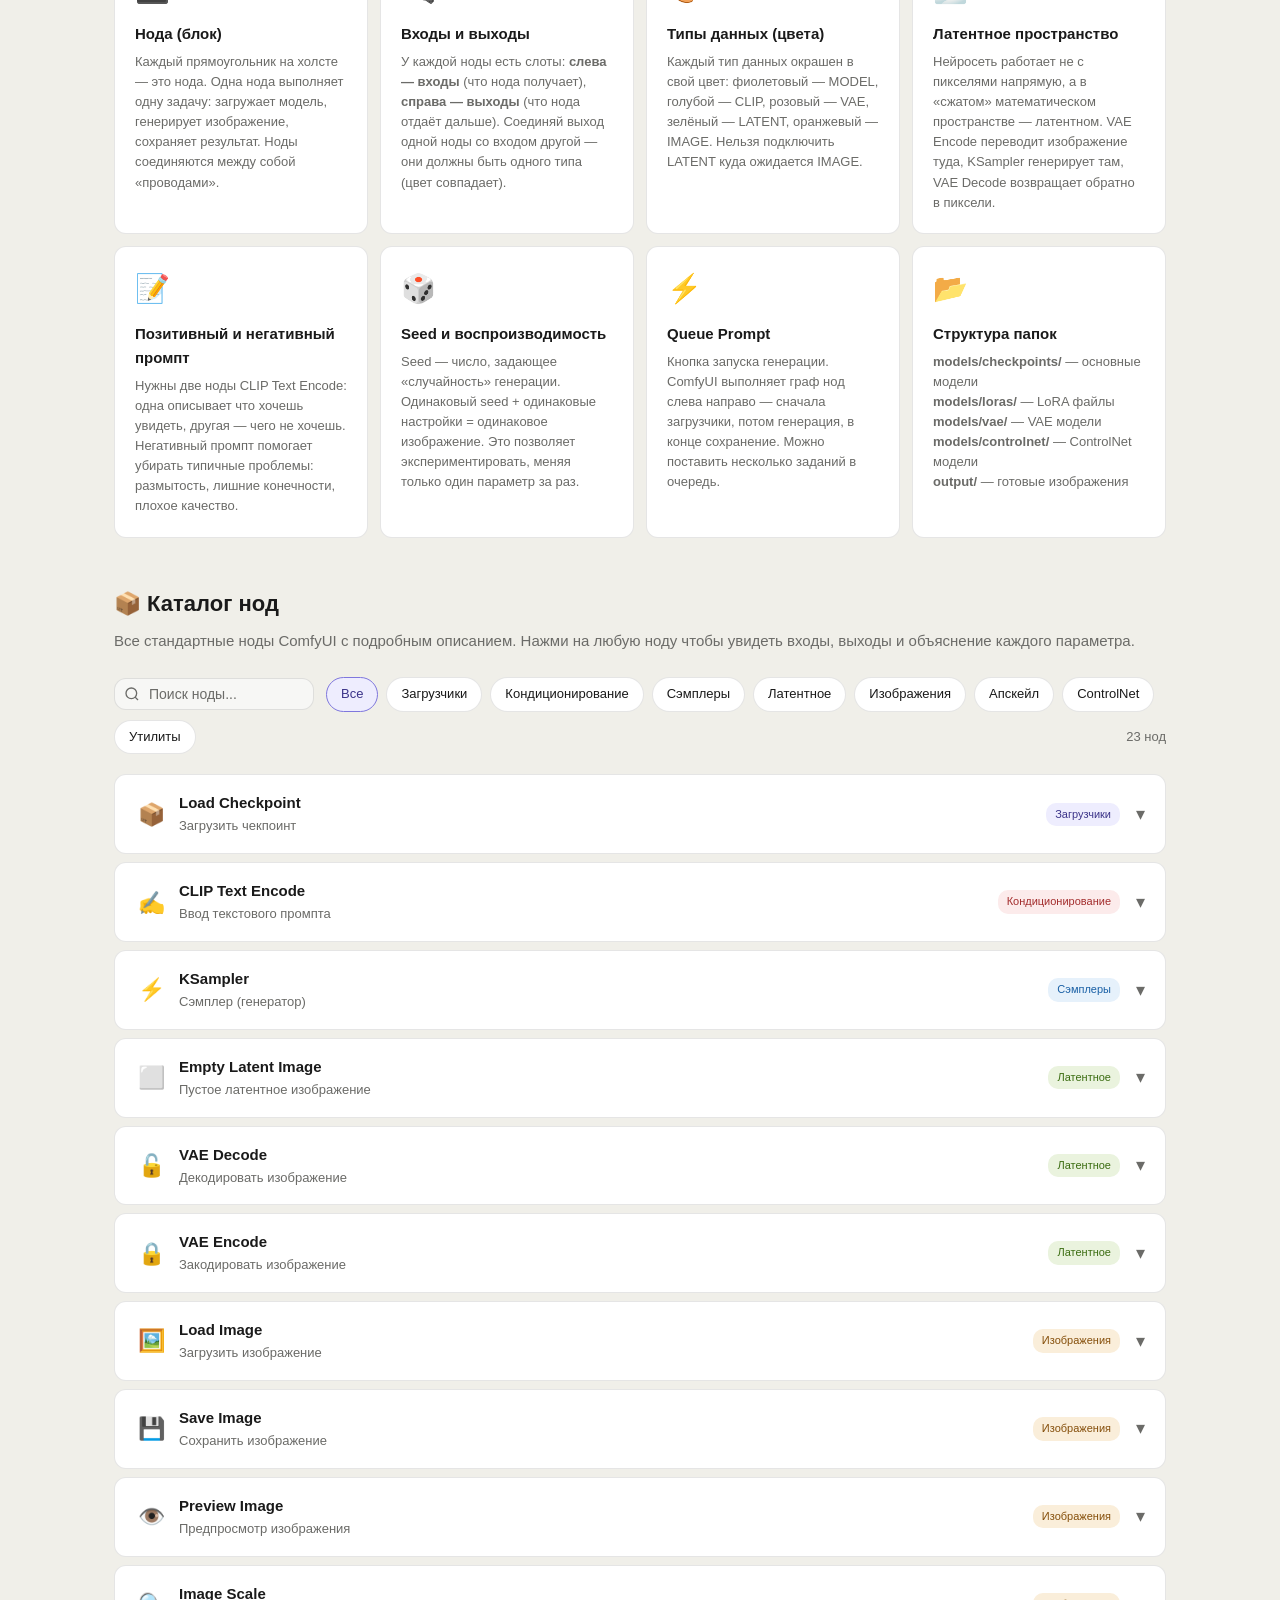
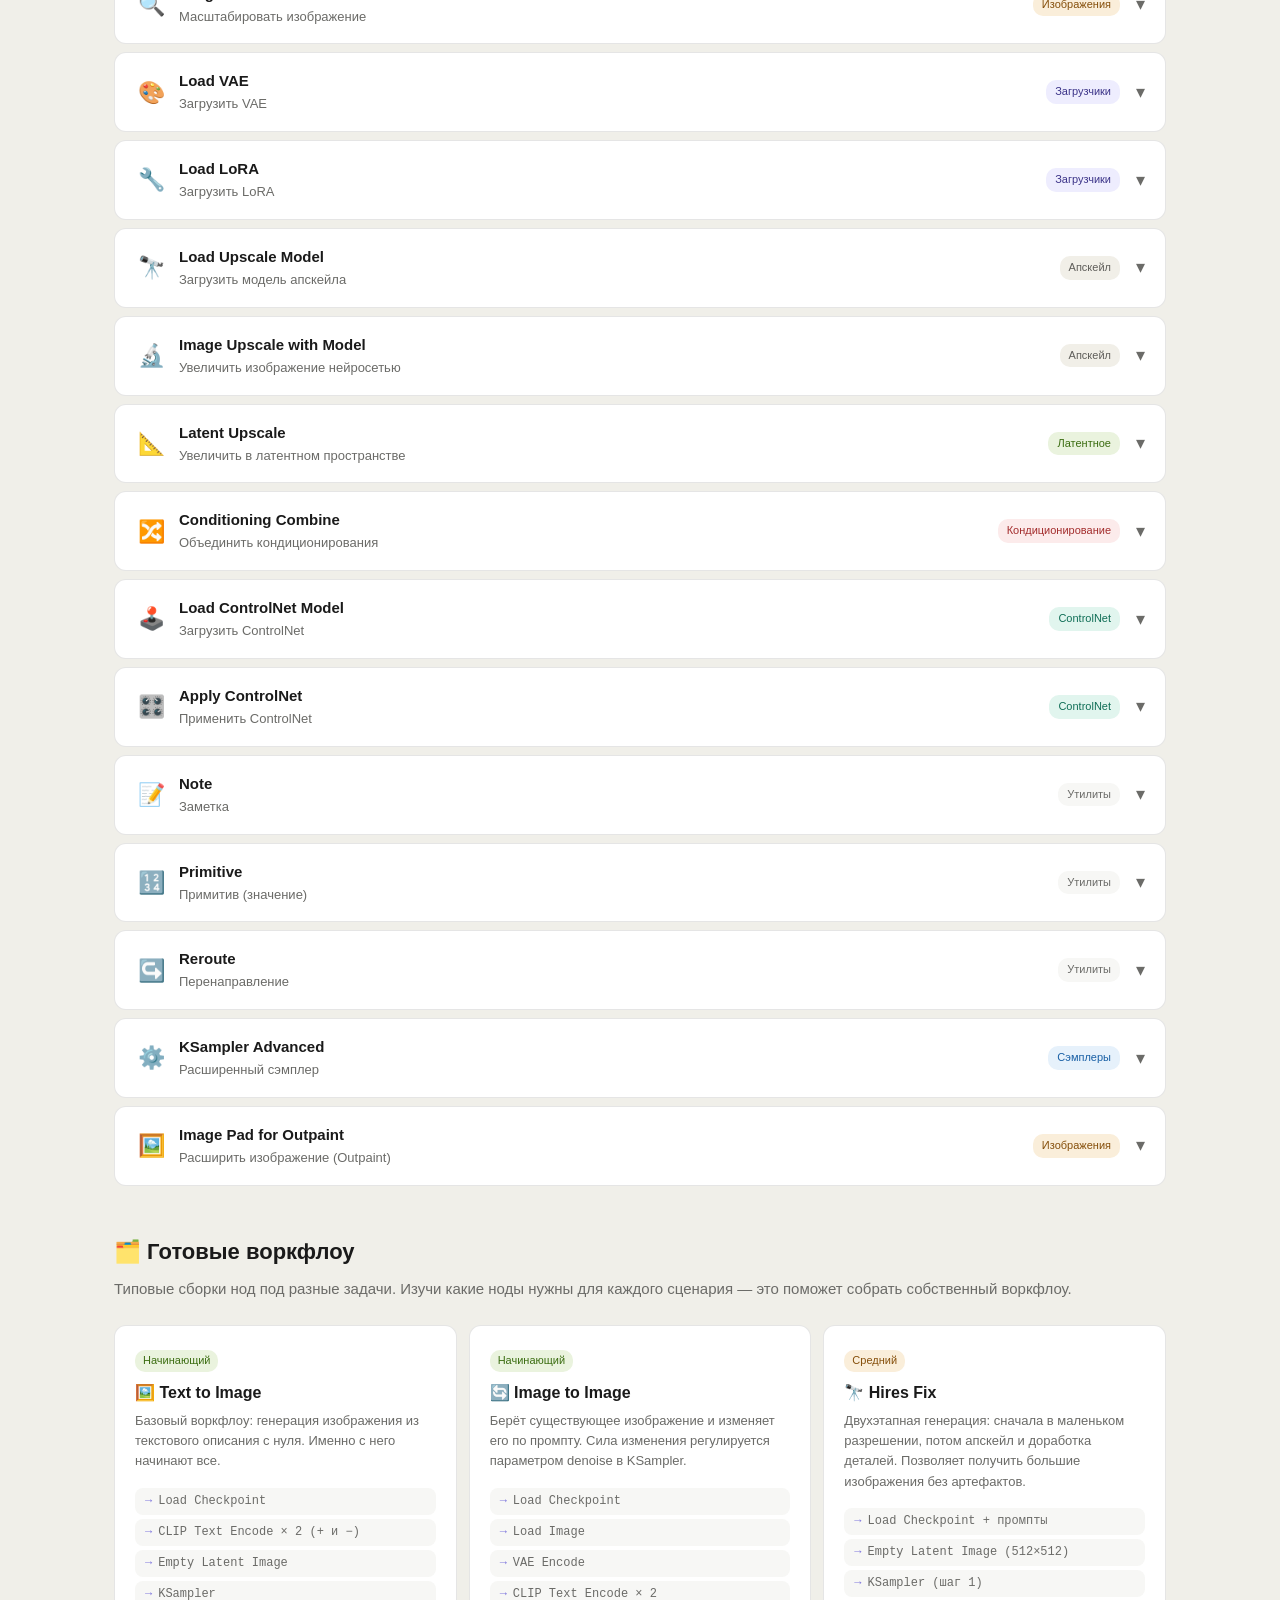
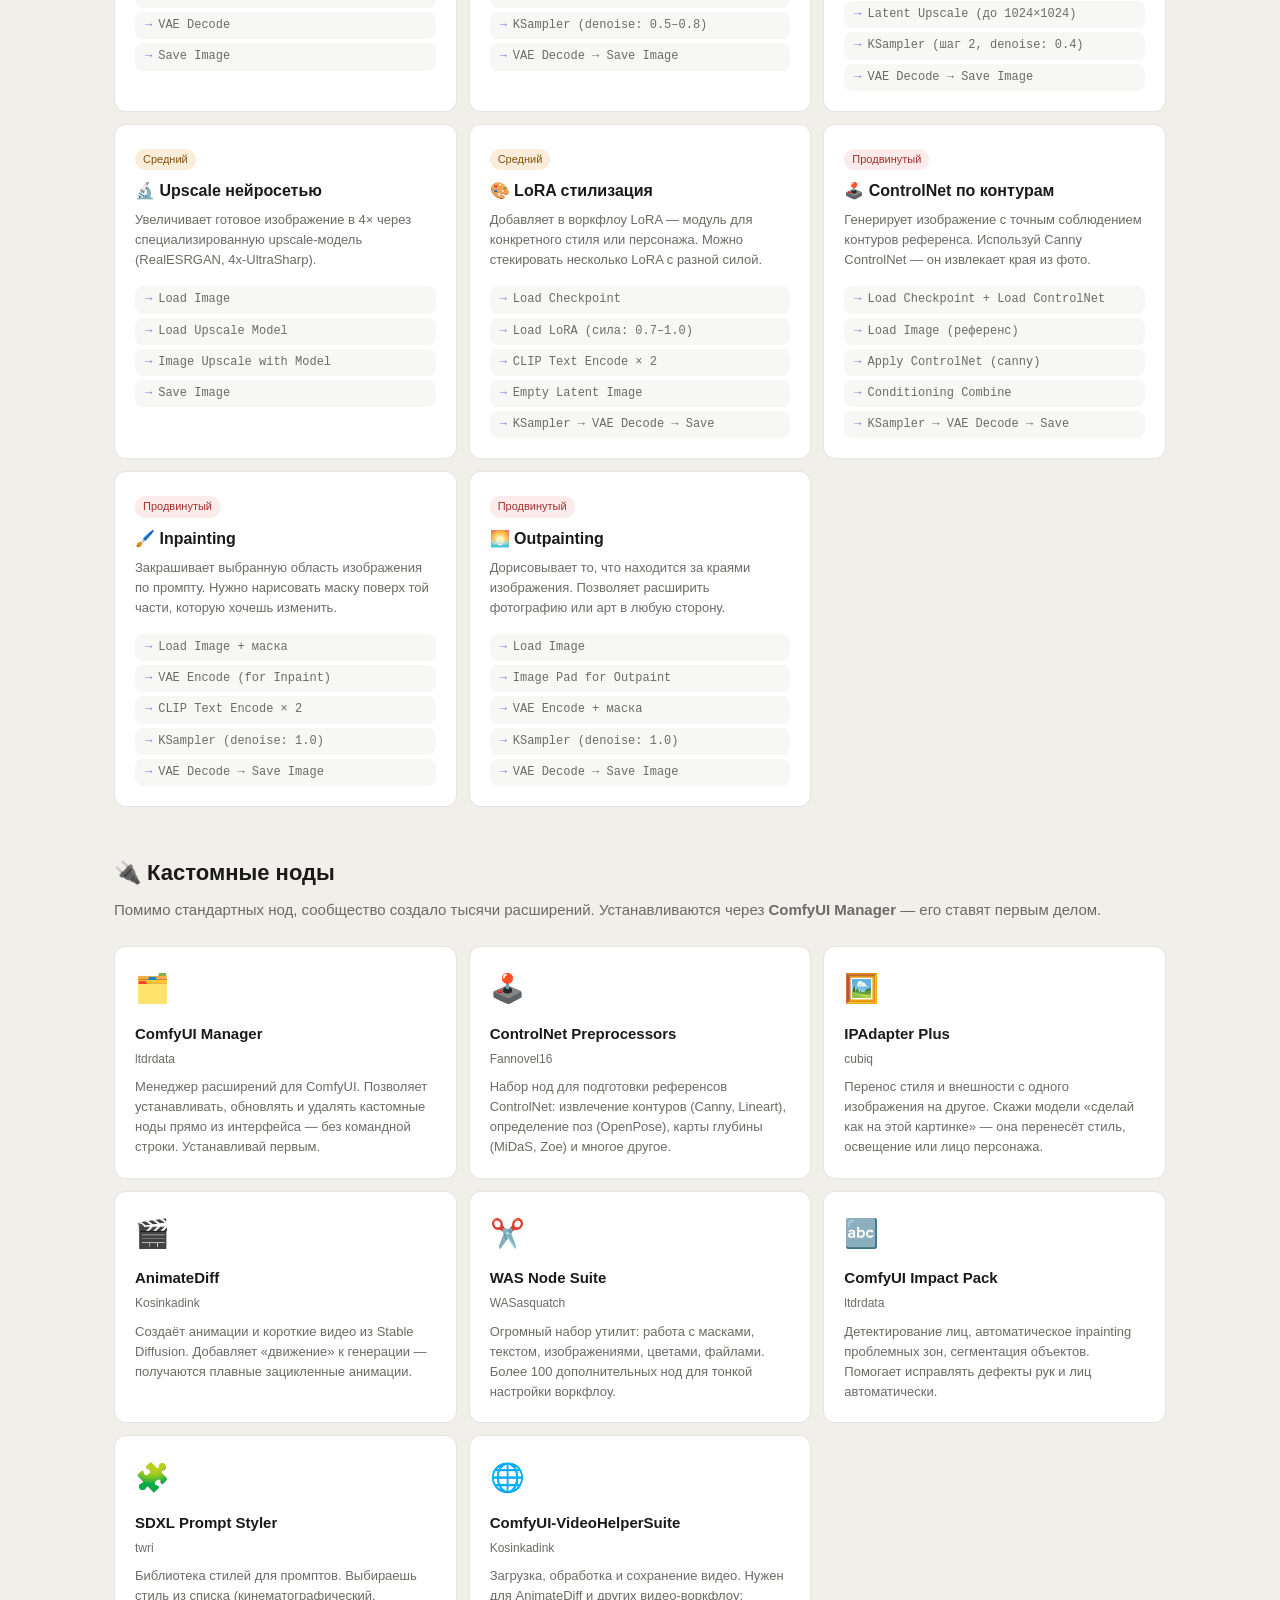
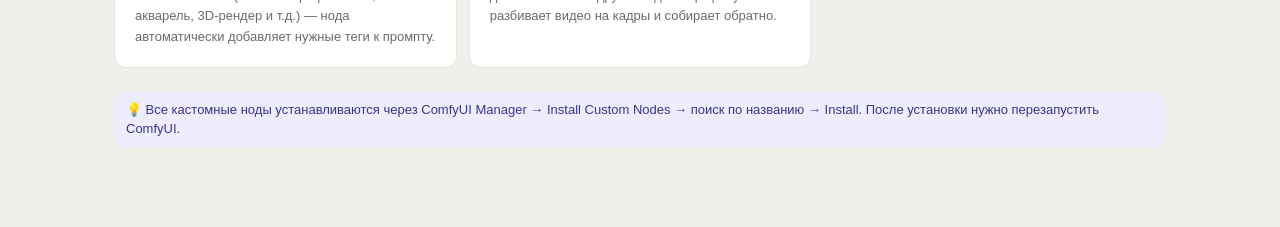
<file: comfyui.html>
<!DOCTYPE html>
<html lang="ru">
<head>
  <meta charset="UTF-8">
  <meta name="viewport" content="width=device-width, initial-scale=1.0">
  <title>ComfyUI — установка, ноды и воркфлоу | AI Tools Hub</title>
  <meta name="description" content="Полный гид по ComfyUI: установка, базовые концепции, каталог нод с подробным описанием, готовые воркфлоу.">
  <link rel="stylesheet" href="css/style.css">
  <link rel="stylesheet" href="css/comfyui.css">
  <link rel="icon" href="data:image/svg+xml,<svg xmlns='http://www.w3.org/2000/svg' viewBox='0 0 100 100'><text y='.9em' font-size='90'>🤖</text></svg>">
</head>
<body>

<header class="site-header">
  <div class="header-inner">
    <a href="index.html" class="logo"><span>🤖</span> AI Tools Hub</a>
    <nav class="nav">
      <a href="index.html">Все инструменты</a>
      <a href="compare.html">Сравнение</a>
      <a href="basics.html">Основы</a>
      <a href="comfyui.html" class="active">ComfyUI</a>
    </nav>
    <div class="header-spacer"></div>
  </div>
</header>

<main class="page">

  <!-- Hero -->
  <div class="cf-hero">
    <div class="cf-hero-text">
      <h1>Гид по <span>ComfyUI</span></h1>
      <p>ComfyUI — мощный инструмент для генерации изображений на основе Stable Diffusion. В отличие от обычных интерфейсов, здесь ты сам соединяешь блоки-ноды в цепочку и управляешь каждым шагом генерации.</p>
    </div>
    <div class="cf-hero-badge">🧩</div>
  </div>

  <!-- Page nav -->
  <nav class="cf-nav">
    <a href="#install" class="active">⚙️ Установка</a>
    <a href="#concepts">💡 Концепции</a>
    <a href="#nodes">📦 Каталог нод</a>
    <a href="#workflows">🗂️ Воркфлоу</a>
    <a href="#custom-nodes">🔌 Кастомные ноды</a>
  </nav>

  <!-- Install -->
  <section class="cf-section" id="install">
    <h2 class="cf-section-title">⚙️ Установка</h2>
    <p class="cf-section-desc">ComfyUI работает локально на твоём компьютере — данные никуда не отправляются. Для работы нужна видеокарта NVIDIA (от GTX 1060 6GB) или AMD, или процессор (медленнее).</p>

    <div class="os-tabs">
      <button class="os-tab active" data-os="windows">🪟 Windows</button>
      <button class="os-tab" data-os="mac">🍎 Mac (Apple Silicon)</button>
      <button class="os-tab" data-os="manual">🐧 Ручная установка</button>
    </div>

    <!-- Windows -->
    <div class="os-content active" id="os-windows">
      <div class="steps">
        <div class="step">
          <div class="step-num">1</div>
          <div class="step-body">
            <h3>Скачай ComfyUI</h3>
            <p>Перейди на страницу релизов ComfyUI на GitHub и скачай архив для Windows.</p>
            <div class="code-block">https://github.com/comfyanonymous/ComfyUI/releases</div>
            <p>Скачивай файл: <strong>ComfyUI_windows_portable_nvidia.7z</strong> (для NVIDIA) или <strong>ComfyUI_windows_portable_cpu.7z</strong> (только процессор)</p>
          </div>
        </div>
        <div class="step">
          <div class="step-num">2</div>
          <div class="step-body">
            <h3>Распакуй архив</h3>
            <p>Распакуй .7z архив в любую папку. Понадобится <a href="https://www.7-zip.org" target="_blank" style="color:var(--color-accent)">7-Zip</a> если не установлен.</p>
            <div class="tip">💡 Избегай пути с кириллицей или пробелами. Лучше всего: C:\ComfyUI или D:\AI\ComfyUI</div>
          </div>
        </div>
        <div class="step">
          <div class="step-num">3</div>
          <div class="step-body">
            <h3>Скачай модель</h3>
            <p>Без модели ComfyUI не генерирует. Скачай любую модель в формате .safetensors с Hugging Face или Civitai и положи в папку:</p>
            <div class="code-block">ComfyUI\models\checkpoints\</div>
            <p>Для начала подойдёт <strong>dreamshaper_8.safetensors</strong> (универсальный) или <strong>v1-5-pruned-emaonly.safetensors</strong> (оригинальный SD 1.5)</p>
          </div>
        </div>
        <div class="step">
          <div class="step-num">4</div>
          <div class="step-body">
            <h3>Запусти ComfyUI</h3>
            <p>Дважды кликни на файл запуска в корне папки:</p>
            <div class="code-block">run_nvidia_gpu.bat   — для видеокарт NVIDIA
run_cpu.bat          — если нет GPU или AMD</div>
            <p>Откроется чёрное окно терминала. Подожди — когда появится строка <strong>To see the GUI go to: http://127.0.0.1:8188</strong> — открой этот адрес в браузере.</p>
            <div class="tip">💡 Не закрывай окно терминала — ComfyUI работает через него</div>
          </div>
        </div>
        <div class="step">
          <div class="step-num">5</div>
          <div class="step-body">
            <h3>Готово!</h3>
            <p>В браузере откроется интерфейс ComfyUI с базовым воркфлоу. Нажми <strong>Queue Prompt</strong> — и первая генерация запустится.</p>
          </div>
        </div>
      </div>
    </div>

    <!-- Mac -->
    <div class="os-content" id="os-mac">
      <div class="steps">
        <div class="step">
          <div class="step-num">1</div>
          <div class="step-body">
            <h3>Установи Homebrew и Python</h3>
            <p>Открой Terminal и выполни:</p>
            <div class="code-block">/bin/bash -c "$(curl -fsSL https://raw.githubusercontent.com/Homebrew/install/HEAD/install.sh)"</div>
            <div class="code-block">brew install python@3.10</div>
          </div>
        </div>
        <div class="step">
          <div class="step-num">2</div>
          <div class="step-body">
            <h3>Скачай ComfyUI</h3>
            <div class="code-block">git clone https://github.com/comfyanonymous/ComfyUI
cd ComfyUI</div>
          </div>
        </div>
        <div class="step">
          <div class="step-num">3</div>
          <div class="step-body">
            <h3>Установи зависимости</h3>
            <div class="code-block">pip install -r requirements.txt</div>
            <p>Для Mac с чипом Apple (M1/M2/M3) добавь поддержку Metal:</p>
            <div class="code-block">pip install torch torchvision torchaudio</div>
          </div>
        </div>
        <div class="step">
          <div class="step-num">4</div>
          <div class="step-body">
            <h3>Положи модель и запусти</h3>
            <p>Скопируй модель (.safetensors) в папку <strong>models/checkpoints/</strong>, затем:</p>
            <div class="code-block">python main.py --force-fp16</div>
            <p>Открой в браузере: <strong>http://127.0.0.1:8188</strong></p>
            <div class="tip">💡 Флаг --force-fp16 нужен для экономии памяти на Mac</div>
          </div>
        </div>
      </div>
    </div>

    <!-- Manual -->
    <div class="os-content" id="os-manual">
      <div class="steps">
        <div class="step">
          <div class="step-num">1</div>
          <div class="step-body">
            <h3>Установи Python 3.10+</h3>
            <p>Скачай с python.org и установи. Убедись что Python добавлен в PATH.</p>
            <div class="code-block">python --version   # должно показать 3.10+</div>
          </div>
        </div>
        <div class="step">
          <div class="step-num">2</div>
          <div class="step-body">
            <h3>Клонируй репозиторий</h3>
            <div class="code-block">git clone https://github.com/comfyanonymous/ComfyUI
cd ComfyUI</div>
          </div>
        </div>
        <div class="step">
          <div class="step-num">3</div>
          <div class="step-body">
            <h3>Установи PyTorch и зависимости</h3>
            <p>Для NVIDIA (CUDA 11.8):</p>
            <div class="code-block">pip install torch torchvision torchaudio --index-url https://download.pytorch.org/whl/cu118</div>
            <p>Затем общие зависимости:</p>
            <div class="code-block">pip install -r requirements.txt</div>
          </div>
        </div>
        <div class="step">
          <div class="step-num">4</div>
          <div class="step-body">
            <h3>Запусти</h3>
            <div class="code-block">python main.py</div>
            <div class="tip">💡 Полезные флаги: --lowvram (для GPU меньше 4GB), --cpu (без GPU), --port 8080 (другой порт)</div>
          </div>
        </div>
      </div>
    </div>
  </section>

  <!-- Concepts -->
  <section class="cf-section" id="concepts">
    <h2 class="cf-section-title">💡 Базовые концепции</h2>
    <p class="cf-section-desc">Прежде чем лезть в ноды — несколько важных идей, без которых будет сложно разобраться.</p>

    <div class="concepts-grid">
      <div class="concept-card">
        <div class="concept-icon">🔲</div>
        <h3>Нода (блок)</h3>
        <p>Каждый прямоугольник на холсте — это нода. Одна нода выполняет одну задачу: загружает модель, генерирует изображение, сохраняет результат. Ноды соединяются между собой «проводами».</p>
      </div>
      <div class="concept-card">
        <div class="concept-icon">🔌</div>
        <h3>Входы и выходы</h3>
        <p>У каждой ноды есть слоты: <strong>слева — входы</strong> (что нода получает), <strong>справа — выходы</strong> (что нода отдаёт дальше). Соединяй выход одной ноды со входом другой — они должны быть одного типа (цвет совпадает).</p>
      </div>
      <div class="concept-card">
        <div class="concept-icon">🎨</div>
        <h3>Типы данных (цвета)</h3>
        <p>Каждый тип данных окрашен в свой цвет: фиолетовый — MODEL, голубой — CLIP, розовый — VAE, зелёный — LATENT, оранжевый — IMAGE. Нельзя подключить LATENT куда ожидается IMAGE.</p>
      </div>
      <div class="concept-card">
        <div class="concept-icon">🌫️</div>
        <h3>Латентное пространство</h3>
        <p>Нейросеть работает не с пикселями напрямую, а в «сжатом» математическом пространстве — латентном. VAE Encode переводит изображение туда, KSampler генерирует там, VAE Decode возвращает обратно в пиксели.</p>
      </div>
      <div class="concept-card">
        <div class="concept-icon">📝</div>
        <h3>Позитивный и негативный промпт</h3>
        <p>Нужны две ноды CLIP Text Encode: одна описывает что хочешь увидеть, другая — чего не хочешь. Негативный промпт помогает убирать типичные проблемы: размытость, лишние конечности, плохое качество.</p>
      </div>
      <div class="concept-card">
        <div class="concept-icon">🎲</div>
        <h3>Seed и воспроизводимость</h3>
        <p>Seed — число, задающее «случайность» генерации. Одинаковый seed + одинаковые настройки = одинаковое изображение. Это позволяет экспериментировать, меняя только один параметр за раз.</p>
      </div>
      <div class="concept-card">
        <div class="concept-icon">⚡</div>
        <h3>Queue Prompt</h3>
        <p>Кнопка запуска генерации. ComfyUI выполняет граф нод слева направо — сначала загрузчики, потом генерация, в конце сохранение. Можно поставить несколько заданий в очередь.</p>
      </div>
      <div class="concept-card">
        <div class="concept-icon">📂</div>
        <h3>Структура папок</h3>
        <p><strong>models/checkpoints/</strong> — основные модели<br><strong>models/loras/</strong> — LoRA файлы<br><strong>models/vae/</strong> — VAE модели<br><strong>models/controlnet/</strong> — ControlNet модели<br><strong>output/</strong> — готовые изображения</p>
      </div>
    </div>
  </section>

  <!-- Nodes -->
  <section class="cf-section" id="nodes">
    <h2 class="cf-section-title">📦 Каталог нод</h2>
    <p class="cf-section-desc">Все стандартные ноды ComfyUI с подробным описанием. Нажми на любую ноду чтобы увидеть входы, выходы и объяснение каждого параметра.</p>

    <div class="node-filters">
      <div class="search-wrap" style="margin-right:4px">
        <svg width="16" height="16" fill="none" stroke="currentColor" stroke-width="2" viewBox="0 0 24 24" style="position:absolute;left:10px;color:var(--color-text-muted);pointer-events:none">
          <circle cx="11" cy="11" r="8"/><path d="m21 21-4.35-4.35"/>
        </svg>
        <input class="search-input" id="node-search" type="search" placeholder="Поиск ноды..." style="width:200px">
      </div>
      <span class="chip node-filter-chip active" data-cat="all">Все</span>
      <span class="chip node-filter-chip" data-cat="loaders">Загрузчики</span>
      <span class="chip node-filter-chip" data-cat="conditioning">Кондиционирование</span>
      <span class="chip node-filter-chip" data-cat="samplers">Сэмплеры</span>
      <span class="chip node-filter-chip" data-cat="latent">Латентное</span>
      <span class="chip node-filter-chip" data-cat="image">Изображения</span>
      <span class="chip node-filter-chip" data-cat="upscale">Апскейл</span>
      <span class="chip node-filter-chip" data-cat="controlnet">ControlNet</span>
      <span class="chip node-filter-chip" data-cat="utils">Утилиты</span>
      <span id="node-count" style="font-size:13px;color:var(--color-text-muted);margin-left:auto"></span>
    </div>

    <div class="node-grid" id="node-grid"></div>
  </section>

  <!-- Workflows -->
  <section class="cf-section" id="workflows">
    <h2 class="cf-section-title">🗂️ Готовые воркфлоу</h2>
    <p class="cf-section-desc">Типовые сборки нод под разные задачи. Изучи какие ноды нужны для каждого сценария — это поможет собрать собственный воркфлоу.</p>

    <div class="workflow-grid">

      <div class="workflow-card">
        <span class="wf-badge wf-beginner">Начинающий</span>
        <h3>🖼️ Text to Image</h3>
        <p>Базовый воркфлоу: генерация изображения из текстового описания с нуля. Именно с него начинают все.</p>
        <div class="workflow-nodes">
          <div class="workflow-node">Load Checkpoint</div>
          <div class="workflow-node">CLIP Text Encode × 2 (+ и −)</div>
          <div class="workflow-node">Empty Latent Image</div>
          <div class="workflow-node">KSampler</div>
          <div class="workflow-node">VAE Decode</div>
          <div class="workflow-node">Save Image</div>
        </div>
      </div>

      <div class="workflow-card">
        <span class="wf-badge wf-beginner">Начинающий</span>
        <h3>🔄 Image to Image</h3>
        <p>Берёт существующее изображение и изменяет его по промпту. Сила изменения регулируется параметром denoise в KSampler.</p>
        <div class="workflow-nodes">
          <div class="workflow-node">Load Checkpoint</div>
          <div class="workflow-node">Load Image</div>
          <div class="workflow-node">VAE Encode</div>
          <div class="workflow-node">CLIP Text Encode × 2</div>
          <div class="workflow-node">KSampler (denoise: 0.5–0.8)</div>
          <div class="workflow-node">VAE Decode → Save Image</div>
        </div>
      </div>

      <div class="workflow-card">
        <span class="wf-badge wf-medium">Средний</span>
        <h3>🔭 Hires Fix</h3>
        <p>Двухэтапная генерация: сначала в маленьком разрешении, потом апскейл и доработка деталей. Позволяет получить большие изображения без артефактов.</p>
        <div class="workflow-nodes">
          <div class="workflow-node">Load Checkpoint + промпты</div>
          <div class="workflow-node">Empty Latent Image (512×512)</div>
          <div class="workflow-node">KSampler (шаг 1)</div>
          <div class="workflow-node">Latent Upscale (до 1024×1024)</div>
          <div class="workflow-node">KSampler (шаг 2, denoise: 0.4)</div>
          <div class="workflow-node">VAE Decode → Save Image</div>
        </div>
      </div>

      <div class="workflow-card">
        <span class="wf-badge wf-medium">Средний</span>
        <h3>🔬 Upscale нейросетью</h3>
        <p>Увеличивает готовое изображение в 4× через специализированную upscale-модель (RealESRGAN, 4x-UltraSharp).</p>
        <div class="workflow-nodes">
          <div class="workflow-node">Load Image</div>
          <div class="workflow-node">Load Upscale Model</div>
          <div class="workflow-node">Image Upscale with Model</div>
          <div class="workflow-node">Save Image</div>
        </div>
      </div>

      <div class="workflow-card">
        <span class="wf-badge wf-medium">Средний</span>
        <h3>🎨 LoRA стилизация</h3>
        <p>Добавляет в воркфлоу LoRA — модуль для конкретного стиля или персонажа. Можно стекировать несколько LoRA с разной силой.</p>
        <div class="workflow-nodes">
          <div class="workflow-node">Load Checkpoint</div>
          <div class="workflow-node">Load LoRA (сила: 0.7–1.0)</div>
          <div class="workflow-node">CLIP Text Encode × 2</div>
          <div class="workflow-node">Empty Latent Image</div>
          <div class="workflow-node">KSampler → VAE Decode → Save</div>
        </div>
      </div>

      <div class="workflow-card">
        <span class="wf-badge wf-advanced">Продвинутый</span>
        <h3>🕹️ ControlNet по контурам</h3>
        <p>Генерирует изображение с точным соблюдением контуров референса. Используй Canny ControlNet — он извлекает края из фото.</p>
        <div class="workflow-nodes">
          <div class="workflow-node">Load Checkpoint + Load ControlNet</div>
          <div class="workflow-node">Load Image (референс)</div>
          <div class="workflow-node">Apply ControlNet (canny)</div>
          <div class="workflow-node">Conditioning Combine</div>
          <div class="workflow-node">KSampler → VAE Decode → Save</div>
        </div>
      </div>

      <div class="workflow-card">
        <span class="wf-badge wf-advanced">Продвинутый</span>
        <h3>🖌️ Inpainting</h3>
        <p>Закрашивает выбранную область изображения по промпту. Нужно нарисовать маску поверх той части, которую хочешь изменить.</p>
        <div class="workflow-nodes">
          <div class="workflow-node">Load Image + маска</div>
          <div class="workflow-node">VAE Encode (for Inpaint)</div>
          <div class="workflow-node">CLIP Text Encode × 2</div>
          <div class="workflow-node">KSampler (denoise: 1.0)</div>
          <div class="workflow-node">VAE Decode → Save Image</div>
        </div>
      </div>

      <div class="workflow-card">
        <span class="wf-badge wf-advanced">Продвинутый</span>
        <h3>🌅 Outpainting</h3>
        <p>Дорисовывает то, что находится за краями изображения. Позволяет расширить фотографию или арт в любую сторону.</p>
        <div class="workflow-nodes">
          <div class="workflow-node">Load Image</div>
          <div class="workflow-node">Image Pad for Outpaint</div>
          <div class="workflow-node">VAE Encode + маска</div>
          <div class="workflow-node">KSampler (denoise: 1.0)</div>
          <div class="workflow-node">VAE Decode → Save Image</div>
        </div>
      </div>

    </div>
  </section>

  <!-- Custom nodes -->
  <section class="cf-section" id="custom-nodes">
    <h2 class="cf-section-title">🔌 Кастомные ноды</h2>
    <p class="cf-section-desc">Помимо стандартных нод, сообщество создало тысячи расширений. Устанавливаются через <strong>ComfyUI Manager</strong> — его ставят первым делом.</p>

    <div class="custom-grid">

      <div class="custom-card">
        <div class="custom-icon">🗂️</div>
        <h3>ComfyUI Manager</h3>
        <div class="custom-maker">ltdrdata</div>
        <p>Менеджер расширений для ComfyUI. Позволяет устанавливать, обновлять и удалять кастомные ноды прямо из интерфейса — без командной строки. Устанавливай первым.</p>
      </div>

      <div class="custom-card">
        <div class="custom-icon">🕹️</div>
        <h3>ControlNet Preprocessors</h3>
        <div class="custom-maker">Fannovel16</div>
        <p>Набор нод для подготовки референсов ControlNet: извлечение контуров (Canny, Lineart), определение поз (OpenPose), карты глубины (MiDaS, Zoe) и многое другое.</p>
      </div>

      <div class="custom-card">
        <div class="custom-icon">🖼️</div>
        <h3>IPAdapter Plus</h3>
        <div class="custom-maker">cubiq</div>
        <p>Перенос стиля и внешности с одного изображения на другое. Скажи модели «сделай как на этой картинке» — она перенесёт стиль, освещение или лицо персонажа.</p>
      </div>

      <div class="custom-card">
        <div class="custom-icon">🎬</div>
        <h3>AnimateDiff</h3>
        <div class="custom-maker">Kosinkadink</div>
        <p>Создаёт анимации и короткие видео из Stable Diffusion. Добавляет «движение» к генерации — получаются плавные зацикленные анимации.</p>
      </div>

      <div class="custom-card">
        <div class="custom-icon">✂️</div>
        <h3>WAS Node Suite</h3>
        <div class="custom-maker">WASasquatch</div>
        <p>Огромный набор утилит: работа с масками, текстом, изображениями, цветами, файлами. Более 100 дополнительных нод для тонкой настройки воркфлоу.</p>
      </div>

      <div class="custom-card">
        <div class="custom-icon">🔤</div>
        <h3>ComfyUI Impact Pack</h3>
        <div class="custom-maker">ltdrdata</div>
        <p>Детектирование лиц, автоматическое inpainting проблемных зон, сегментация объектов. Помогает исправлять дефекты рук и лиц автоматически.</p>
      </div>

      <div class="custom-card">
        <div class="custom-icon">🧩</div>
        <h3>SDXL Prompt Styler</h3>
        <div class="custom-maker">twri</div>
        <p>Библиотека стилей для промптов. Выбираешь стиль из списка (кинематографический, акварель, 3D-рендер и т.д.) — нода автоматически добавляет нужные теги к промпту.</p>
      </div>

      <div class="custom-card">
        <div class="custom-icon">🌐</div>
        <h3>ComfyUI-VideoHelperSuite</h3>
        <div class="custom-maker">Kosinkadink</div>
        <p>Загрузка, обработка и сохранение видео. Нужен для AnimateDiff и других видео-воркфлоу: разбивает видео на кадры и собирает обратно.</p>
      </div>

    </div>

    <div class="tip" style="margin-top:1.5rem">
      💡 Все кастомные ноды устанавливаются через ComfyUI Manager → Install Custom Nodes → поиск по названию → Install. После установки нужно перезапустить ComfyUI.
    </div>
  </section>

</main>

<script src="js/comfyui.js"></script>
</body>
</html>
</file>
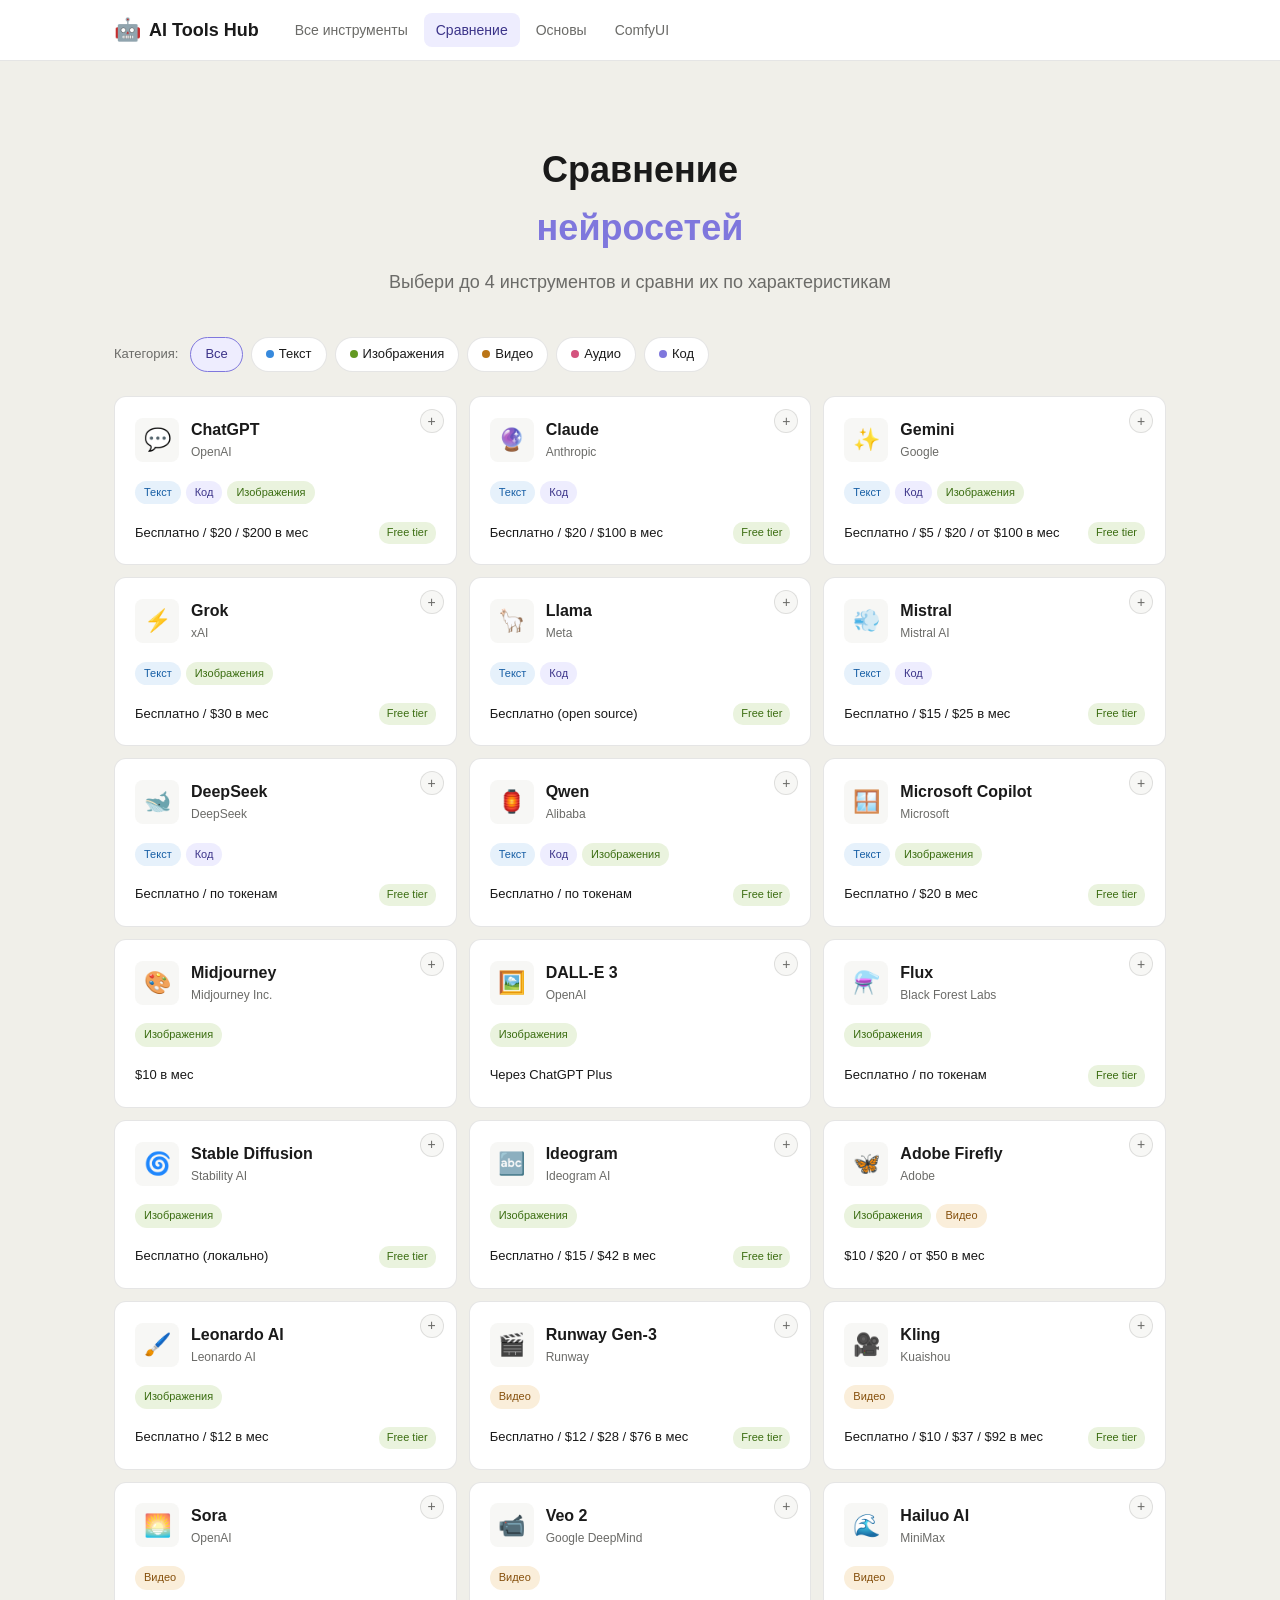
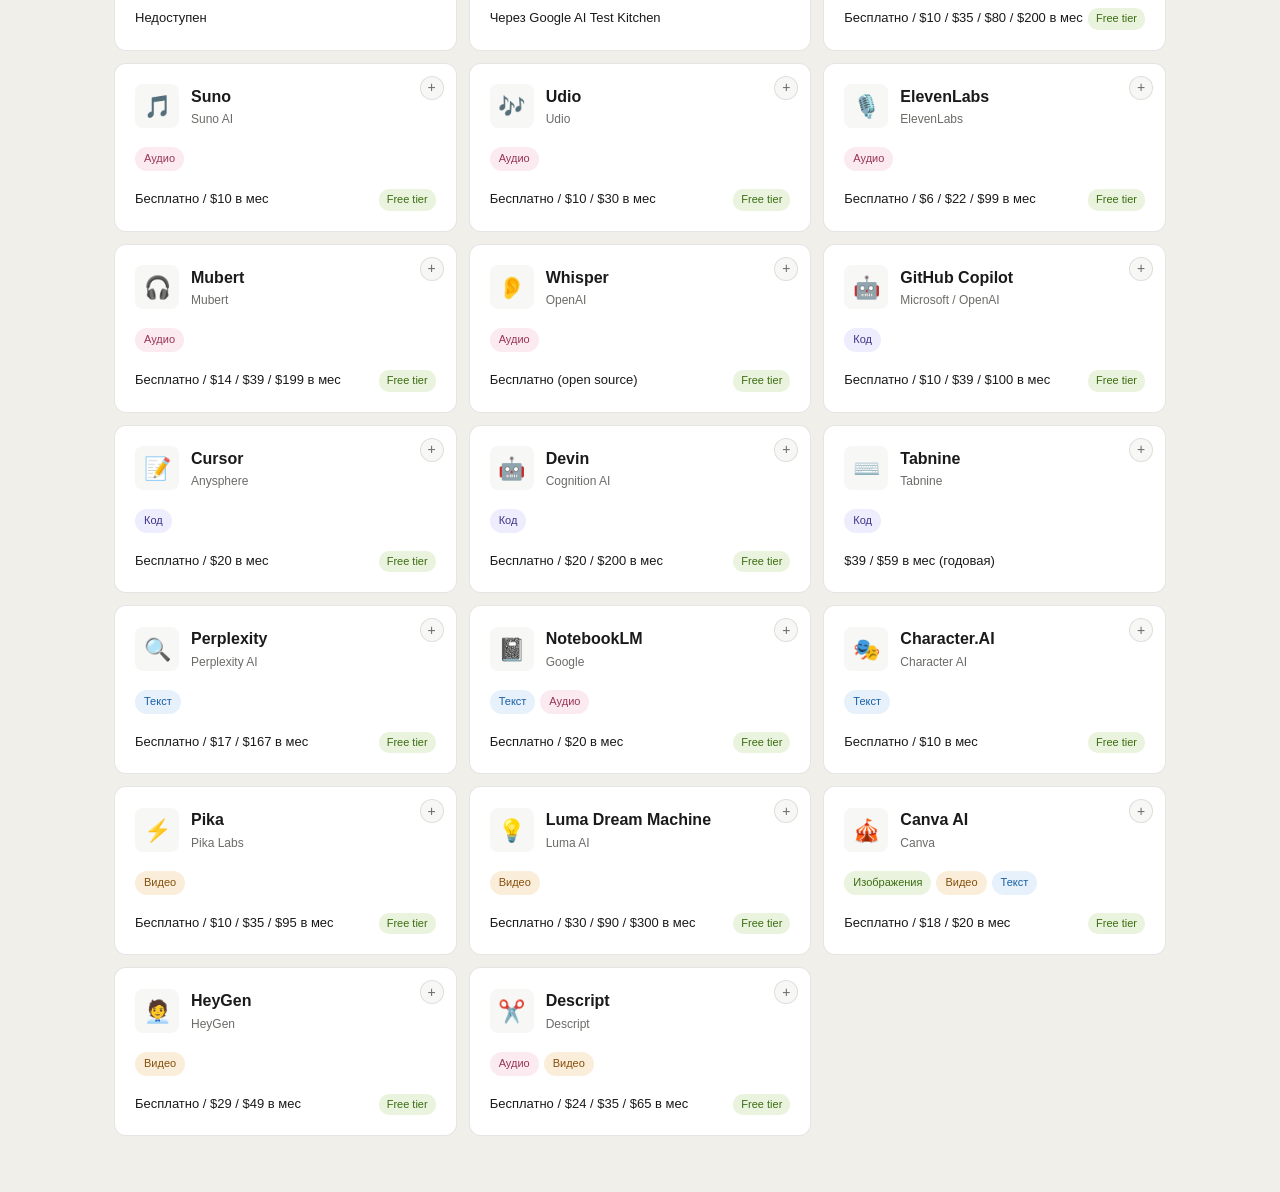
<file: compare.html>
<!DOCTYPE html>
<html lang="ru">
<head>
  <meta charset="UTF-8">
  <meta name="viewport" content="width=device-width, initial-scale=1.0">
  <title>Сравнение нейросетей | AI Tools Hub</title>
  <meta name="description" content="Сравнивайте нейросети по цене, возможностям и характеристикам.">
  <link rel="stylesheet" href="css/style.css">
  <link rel="icon" href="data:image/svg+xml,<svg xmlns='http://www.w3.org/2000/svg' viewBox='0 0 100 100'><text y='.9em' font-size='90'>🤖</text></svg>">
</head>
<body>

<header class="site-header">
  <div class="header-inner">
    <a href="index.html" class="logo"><span>🤖</span> AI Tools Hub</a>
    <nav class="nav">
      <a href="index.html">Все инструменты</a>
      <a href="compare.html" class="active">Сравнение</a>
      <a href="basics.html">Основы</a>
      <a href="comfyui.html">ComfyUI</a>
    </nav>
  </div>
</header>

<main class="page">

  <section class="hero">
    <h1>Сравнение<br><span>нейросетей</span></h1>
    <p>Выбери до 4 инструментов и сравни их по характеристикам</p>
  </section>

  <!-- Picker -->
  <div style="margin-bottom:1.5rem">
    <div class="filters-row" id="cat-filters">
      <span class="label">Категория:</span>
      <div class="chip active" data-filter="all">Все</div>
      <div class="chip" data-filter="text"><span class="dot" style="background:#378ADD"></span>Текст</div>
      <div class="chip" data-filter="image"><span class="dot" style="background:#639922"></span>Изображения</div>
      <div class="chip" data-filter="video"><span class="dot" style="background:#BA7517"></span>Видео</div>
      <div class="chip" data-filter="audio"><span class="dot" style="background:#D4537E"></span>Аудио</div>
      <div class="chip" data-filter="code"><span class="dot" style="background:#7F77DD"></span>Код</div>
    </div>

    <div class="tools-grid" id="picker-grid" style="margin-bottom:0"></div>
  </div>

  <!-- Compare bar -->
  <div class="compare-bar" id="compare-bar">
    <div class="compare-bar-inner">
      <span class="label">Выбрано:</span>
      <div class="selected-items" id="selected-badges"></div>
      <button class="btn" id="btn-clear">Сбросить</button>
      <button class="btn btn-primary" id="btn-compare">Сравнить →</button>
    </div>
  </div>

  <!-- Compare table -->
  <section id="compare-section" style="display:none; margin-top:2rem">
    <h2 class="section-title">📊 Сравнительная таблица</h2>
    <div class="compare-table-wrap">
      <table class="compare-table" id="compare-table"></table>
    </div>
  </section>

</main>

<div id="notice" style="position:fixed;bottom:2rem;left:50%;transform:translateX(-50%);background:#333;color:#fff;padding:10px 20px;border-radius:20px;font-size:14px;opacity:0;transition:opacity 0.3s;pointer-events:none;z-index:300"></div>

<script src="js/compare.js"></script>
</body>
</html>
</file>
<file: css/style.css>
:root {
  --color-bg: #ffffff;
  --color-bg-secondary: #f7f7f5;
  --color-bg-tertiary: #f0efe9;
  --color-text: #1a1a1a;
  --color-text-muted: #6b6b68;
  --color-border: rgba(0,0,0,0.1);
  --color-border-hover: rgba(0,0,0,0.2);
  --color-accent: #7F77DD;
  --color-accent-bg: #EEEDFE;
  --color-accent-text: #3C3489;
  --radius-md: 8px;
  --radius-lg: 12px;
  --radius-xl: 16px;
}

@media (prefers-color-scheme: dark) {
  :root {
    --color-bg: #1a1a1a;
    --color-bg-secondary: #242424;
    --color-bg-tertiary: #2c2c2a;
    --color-text: #f0f0ef;
    --color-text-muted: #9a9a97;
    --color-border: rgba(255,255,255,0.1);
    --color-border-hover: rgba(255,255,255,0.2);
    --color-accent: #AFA9EC;
    --color-accent-bg: #26215C;
    --color-accent-text: #CECBF6;
  }
}

* { box-sizing: border-box; margin: 0; padding: 0; }

body {
  font-family: -apple-system, BlinkMacSystemFont, 'Segoe UI', Roboto, sans-serif;
  background: var(--color-bg-tertiary);
  color: var(--color-text);
  font-size: 16px;
  line-height: 1.6;
  min-height: 100vh;
}

a { color: inherit; text-decoration: none; }

/* Layout */
.site-header {
  background: var(--color-bg);
  border-bottom: 0.5px solid var(--color-border);
  position: sticky;
  top: 0;
  z-index: 100;
}

.header-inner {
  max-width: 1100px;
  margin: 0 auto;
  padding: 0 1.5rem;
  height: 60px;
  display: flex;
  align-items: center;
  gap: 1.5rem;
}

.logo {
  font-size: 18px;
  font-weight: 600;
  color: var(--color-text);
  display: flex;
  align-items: center;
  gap: 8px;
  white-space: nowrap;
}

.logo span { font-size: 22px; }

.nav { display: flex; gap: 4px; }

.nav a {
  font-size: 14px;
  padding: 6px 12px;
  border-radius: var(--radius-md);
  color: var(--color-text-muted);
  transition: all 0.15s;
}

.nav a:hover { background: var(--color-bg-secondary); color: var(--color-text); }
.nav a.active { background: var(--color-accent-bg); color: var(--color-accent-text); }

.header-spacer { flex: 1; }

.search-wrap {
  position: relative;
  display: flex;
  align-items: center;
}

.search-wrap svg {
  position: absolute;
  left: 10px;
  color: var(--color-text-muted);
  pointer-events: none;
}

.search-input {
  font-size: 14px;
  padding: 7px 12px 7px 34px;
  border: 0.5px solid var(--color-border);
  border-radius: var(--radius-lg);
  background: var(--color-bg-secondary);
  color: var(--color-text);
  width: 220px;
  outline: none;
  transition: border-color 0.15s, width 0.2s;
}

.search-input:focus { border-color: var(--color-accent); width: 280px; }
.search-input::placeholder { color: var(--color-text-muted); }

/* Page */
.page { max-width: 1100px; margin: 0 auto; padding: 2rem 1.5rem; }

/* Hero */
.hero {
  text-align: center;
  padding: 3rem 1rem 2.5rem;
}

.hero h1 { font-size: 36px; font-weight: 700; margin-bottom: 0.75rem; }
.hero h1 span { color: var(--color-accent); }
.hero p { font-size: 18px; color: var(--color-text-muted); max-width: 520px; margin: 0 auto; }

/* Stats */
.stats {
  display: flex;
  gap: 1rem;
  justify-content: center;
  margin: 2rem 0;
  flex-wrap: wrap;
}

.stat-card {
  background: var(--color-bg);
  border: 0.5px solid var(--color-border);
  border-radius: var(--radius-lg);
  padding: 1rem 1.5rem;
  text-align: center;
  min-width: 120px;
}

.stat-card .num { font-size: 28px; font-weight: 700; color: var(--color-accent); }
.stat-card .label { font-size: 12px; color: var(--color-text-muted); margin-top: 2px; }

/* Freshness note */
.freshness-note {
  font-size: 13px;
  color: var(--color-text-muted);
  background: var(--color-bg-secondary);
  border: 0.5px solid var(--color-border);
  border-radius: var(--radius-md);
  padding: 8px 14px;
  margin-bottom: 1.25rem;
  display: flex;
  align-items: center;
  gap: 8px;
}

.freshness-icon { font-size: 15px; flex-shrink: 0; }
.freshness-note strong { color: var(--color-text); }

/* Filters */
.filters-row {
  display: flex;
  align-items: center;
  gap: 8px;
  flex-wrap: wrap;
  margin-bottom: 1.5rem;
}

.filters-row .label {
  font-size: 13px;
  color: var(--color-text-muted);
  margin-right: 4px;
}

.chip {
  font-size: 13px;
  padding: 6px 14px;
  border-radius: 20px;
  border: 0.5px solid var(--color-border);
  background: var(--color-bg);
  color: var(--color-text);
  cursor: pointer;
  transition: all 0.15s;
  user-select: none;
  display: flex;
  align-items: center;
  gap: 5px;
}

.chip:hover:not(.active) { background: var(--color-bg-secondary); border-color: var(--color-border-hover); }
.chip.active { background: var(--color-accent-bg); color: var(--color-accent-text); border-color: var(--color-accent); }

.chip .dot {
  width: 8px; height: 8px;
  border-radius: 50%;
  display: inline-block;
}

/* Grid */
.tools-grid {
  display: grid;
  grid-template-columns: repeat(auto-fill, minmax(260px, 1fr));
  gap: 12px;
  margin-bottom: 2rem;
}

.tool-card {
  background: var(--color-bg);
  border: 0.5px solid var(--color-border);
  border-radius: var(--radius-lg);
  padding: 1.25rem;
  cursor: pointer;
  transition: border-color 0.15s, box-shadow 0.15s;
  display: flex;
  flex-direction: column;
  gap: 10px;
  position: relative;
}

.tool-card:hover { border-color: var(--color-border-hover); box-shadow: 0 2px 12px rgba(0,0,0,0.06); }
.tool-card.selected { border: 2px solid var(--color-accent); }

.tool-card .select-indicator {
  position: absolute;
  top: 12px;
  right: 12px;
  width: 24px;
  height: 24px;
  border-radius: 50%;
  border: 1.5px solid var(--color-border);
  display: flex;
  align-items: center;
  justify-content: center;
  font-size: 14px;
  font-weight: 500;
  transition: all 0.15s;
  background: var(--color-bg-secondary);
  color: var(--color-text-muted);
  cursor: pointer;
  z-index: 2;
}

.tool-card .select-indicator:hover {
  border-color: var(--color-accent);
  color: var(--color-accent);
  background: var(--color-accent-bg);
}

.tool-card.selected .select-indicator {
  background: var(--color-accent);
  border-color: var(--color-accent);
  color: #fff;
  font-size: 12px;
}

.tool-header { display: flex; align-items: center; gap: 12px; }

.tool-emoji {
  width: 44px; height: 44px;
  border-radius: var(--radius-md);
  background: var(--color-bg-secondary);
  display: flex; align-items: center; justify-content: center;
  font-size: 22px;
  flex-shrink: 0;
}

.tool-name { font-size: 16px; font-weight: 600; }
.tool-maker { font-size: 12px; color: var(--color-text-muted); margin-top: 1px; }

.tool-card-body { cursor: pointer; flex: 1; display: flex; flex-direction: column; gap: 10px; }

.tool-desc {
  font-size: 13px;
  color: var(--color-text-muted);
  line-height: 1.5;
  display: -webkit-box;
  -webkit-line-clamp: 2;
  -webkit-box-orient: vertical;
  overflow: hidden;
}

.tool-desc.expanded {
  display: block;
  -webkit-line-clamp: unset;
  overflow: visible;
}

.desc-more {
  font-size: 12px;
  color: var(--color-accent);
  cursor: pointer;
  margin-top: -6px;
  display: block;
}

.desc-more.expanded { color: var(--color-text-muted); }

.tool-tags { display: flex; gap: 5px; flex-wrap: wrap; }

.tag {
  font-size: 11px;
  padding: 3px 9px;
  border-radius: 12px;
  font-weight: 500;
}

.tag-text    { background: #E6F1FB; color: #185FA5; }
.tag-image   { background: #EAF3DE; color: #3B6D11; }
.tag-video   { background: #FAEEDA; color: #854F0B; }
.tag-audio   { background: #FBEAF0; color: #993556; }
.tag-code    { background: #EEEDFE; color: #3C3489; }

@media (prefers-color-scheme: dark) {
  .tag-text    { background: #042C53; color: #85B7EB; }
  .tag-image   { background: #173404; color: #97C459; }
  .tag-video   { background: #412402; color: #EF9F27; }
  .tag-audio   { background: #4B1528; color: #ED93B1; }
  .tag-code    { background: #26215C; color: #AFA9EC; }
}

.tool-footer {
  display: flex;
  align-items: center;
  justify-content: space-between;
  margin-top: 2px;
}

.price { font-size: 13px; font-weight: 500; }
.free-badge {
  font-size: 11px;
  padding: 2px 8px;
  border-radius: 10px;
  background: #EAF3DE;
  color: #3B6D11;
}
@media (prefers-color-scheme: dark) {
  .free-badge { background: #173404; color: #97C459; }
}

.tool-visit-btn {
  display: flex;
  align-items: center;
  justify-content: center;
  gap: 6px;
  font-size: 13px;
  padding: 7px 12px;
  border-radius: var(--radius-md);
  border: 0.5px solid var(--color-border);
  background: var(--color-bg-secondary);
  color: var(--color-text-muted);
  transition: all 0.15s;
  margin-top: 4px;
  text-decoration: none;
}
.tool-visit-btn:hover {
  background: var(--color-accent-bg);
  border-color: var(--color-accent);
  color: var(--color-accent-text);
}

/* Compare bar */
.compare-bar {
  position: sticky;
  bottom: 1.5rem;
  z-index: 50;
  display: none;
}

.compare-bar-inner {
  background: var(--color-bg);
  border: 0.5px solid var(--color-border);
  border-radius: var(--radius-xl);
  padding: 1rem 1.5rem;
  display: flex;
  align-items: center;
  gap: 12px;
  flex-wrap: wrap;
  box-shadow: 0 4px 24px rgba(0,0,0,0.12);
  max-width: 800px;
  margin: 0 auto;
}

.compare-bar-inner .label { font-size: 14px; color: var(--color-text-muted); white-space: nowrap; }

.selected-items { display: flex; gap: 6px; flex-wrap: wrap; flex: 1; }

.sel-badge {
  background: var(--color-accent-bg);
  color: var(--color-accent-text);
  border: 0.5px solid var(--color-accent);
  border-radius: 20px;
  padding: 4px 10px;
  font-size: 13px;
  display: flex; align-items: center; gap: 6px;
}

.sel-badge .rm { cursor: pointer; opacity: 0.6; font-size: 16px; }
.sel-badge .rm:hover { opacity: 1; }

.btn {
  font-size: 14px;
  padding: 8px 18px;
  border-radius: var(--radius-lg);
  border: 0.5px solid var(--color-border);
  background: var(--color-bg-secondary);
  color: var(--color-text);
  cursor: pointer;
  transition: all 0.15s;
  white-space: nowrap;
}

.btn:hover { background: var(--color-bg-tertiary); border-color: var(--color-border-hover); }

.btn-primary {
  background: var(--color-accent);
  color: #fff;
  border-color: var(--color-accent);
}
.btn-primary:hover { opacity: 0.9; }

/* Compare table section */
#compare-section {
  display: none;
  margin-top: 3rem;
}

.section-title {
  font-size: 22px;
  font-weight: 600;
  margin-bottom: 1.5rem;
  display: flex;
  align-items: center;
  gap: 10px;
}

.compare-table-wrap { overflow-x: auto; }

.compare-table {
  width: 100%;
  border-collapse: collapse;
  font-size: 14px;
  min-width: 500px;
}

.compare-table th {
  text-align: left;
  padding: 12px 16px;
  background: var(--color-bg);
  border-bottom: 1px solid var(--color-border);
  font-weight: 600;
  font-size: 15px;
  white-space: nowrap;
}

.compare-table th:first-child { color: var(--color-text-muted); font-weight: 400; font-size: 13px; }

.compare-table td {
  padding: 12px 16px;
  border-bottom: 0.5px solid var(--color-border);
  vertical-align: middle;
}

.compare-table tr:last-child td { border-bottom: none; }
.compare-table td:first-child { color: var(--color-text-muted); font-size: 13px; font-weight: 500; }

.compare-table tr:hover td { background: var(--color-bg-secondary); }

.plan-badge {
  display: inline-flex;
  align-items: center;
  gap: 4px;
  font-size: 12px;
  background: var(--color-bg-secondary);
  border: 0.5px solid var(--color-border);
  border-radius: 8px;
  padding: 3px 8px;
  margin: 2px 3px 2px 0;
  white-space: nowrap;
}

.plan-price {
  font-weight: 600;
  color: var(--color-accent-text);
}

.yes { color: #3B6D11; font-weight: 500; }
.no  { color: #A32D2D; }
.part { color: #854F0B; }

@media (prefers-color-scheme: dark) {
  .yes { color: #97C459; }
  .no  { color: #F09595; }
  .part { color: #EF9F27; }
}

/* Modal / detail */
.modal-overlay {
  display: none;
  position: fixed;
  inset: 0;
  background: rgba(0,0,0,0.4);
  z-index: 200;
  align-items: center;
  justify-content: center;
  padding: 1rem;
}

.modal-overlay.open { display: flex; }

.modal {
  background: var(--color-bg);
  border-radius: var(--radius-xl);
  padding: 2rem;
  max-width: 520px;
  width: 100%;
  position: relative;
}

.modal-close {
  position: absolute;
  top: 1rem; right: 1rem;
  width: 32px; height: 32px;
  border-radius: 50%;
  border: 0.5px solid var(--color-border);
  background: var(--color-bg-secondary);
  cursor: pointer;
  display: flex; align-items: center; justify-content: center;
  font-size: 18px;
  color: var(--color-text-muted);
  transition: all 0.15s;
}

.modal-close:hover { background: var(--color-bg-tertiary); color: var(--color-text); }

.modal-emoji { font-size: 40px; margin-bottom: 1rem; }
.modal h2 { font-size: 22px; font-weight: 600; margin-bottom: 4px; }
.modal .modal-maker { font-size: 14px; color: var(--color-text-muted); margin-bottom: 1rem; }
.modal .modal-desc { font-size: 15px; line-height: 1.6; margin-bottom: 1.5rem; color: var(--color-text); }

.modal-props {
  display: grid;
  grid-template-columns: 1fr 1fr;
  gap: 8px;
  margin-bottom: 1.5rem;
}

.modal-prop {
  background: var(--color-bg-secondary);
  border-radius: var(--radius-md);
  padding: 10px 12px;
}

.modal-prop .prop-label { font-size: 11px; color: var(--color-text-muted); margin-bottom: 2px; }
.modal-prop .prop-val { font-size: 14px; font-weight: 500; }

.modal-footer { display: flex; gap: 8px; }

/* Empty state */
.empty {
  text-align: center;
  padding: 4rem 1rem;
  color: var(--color-text-muted);
}
.empty .emoji { font-size: 48px; margin-bottom: 1rem; }
.empty p { font-size: 16px; }

/* Responsive */
@media (max-width: 600px) {
  .hero h1 { font-size: 26px; }
  .hero p { font-size: 15px; }
  .header-inner { gap: 0.75rem; }
  .nav { display: none; }
  .search-input { width: 160px; }
  .search-input:focus { width: 180px; }
}
</file>
<file: css/basics.css>
/* Hero */
.basics-hero {
  text-align: center;
  padding: 3rem 1rem 2.5rem;
  max-width: 720px;
  margin: 0 auto 2rem;
}

.basics-hero-label {
  display: inline-block;
  font-size: 12px;
  font-weight: 600;
  text-transform: uppercase;
  letter-spacing: 0.08em;
  color: var(--color-accent-text);
  background: var(--color-accent-bg);
  border-radius: 20px;
  padding: 4px 14px;
  margin-bottom: 1.25rem;
}

.basics-hero h1 {
  font-size: 38px;
  font-weight: 700;
  line-height: 1.2;
  margin-bottom: 1rem;
}

.basics-hero p {
  font-size: 18px;
  color: var(--color-text-muted);
  line-height: 1.6;
  margin-bottom: 2rem;
}

.basics-hero-nav {
  display: flex;
  gap: 8px;
  flex-wrap: wrap;
  justify-content: center;
}

.basics-hero-nav a {
  font-size: 13px;
  padding: 6px 14px;
  border-radius: 20px;
  border: 0.5px solid var(--color-border);
  background: var(--color-bg);
  color: var(--color-text-muted);
  transition: all 0.15s;
}

.basics-hero-nav a:hover {
  background: var(--color-bg-secondary);
  color: var(--color-text);
  border-color: var(--color-border-hover);
}

/* Sections */
.basics-section {
  margin-bottom: 0;
  padding: 3rem 0;
}

.basics-section-alt {
  background: var(--color-bg);
  margin: 0 -1.5rem;
  padding: 3rem 1.5rem;
}

.basics-section-inner {
  max-width: 760px;
  margin: 0 auto;
}

.section-eyebrow {
  font-size: 12px;
  font-weight: 600;
  text-transform: uppercase;
  letter-spacing: 0.08em;
  color: var(--color-accent);
  margin-bottom: 0.5rem;
}

.basics-section h2 {
  font-size: 28px;
  font-weight: 700;
  margin-bottom: 0.75rem;
  line-height: 1.25;
}

.lead {
  font-size: 18px;
  color: var(--color-text-muted);
  line-height: 1.6;
  margin-bottom: 1.5rem;
}

.basics-section p {
  font-size: 15px;
  line-height: 1.75;
  color: var(--color-text);
  margin-bottom: 1.25rem;
}

.basics-section p em {
  font-style: italic;
  color: var(--color-text-muted);
}

/* Analogy box */
.analogy-box {
  display: flex;
  gap: 1.25rem;
  background: var(--color-accent-bg);
  border-radius: var(--radius-lg);
  padding: 1.25rem 1.5rem;
  margin: 1.75rem 0;
  align-items: flex-start;
}

.analogy-icon {
  font-size: 32px;
  flex-shrink: 0;
  margin-top: 2px;
}

.analogy-box strong {
  display: block;
  font-size: 15px;
  font-weight: 600;
  color: var(--color-accent-text);
  margin-bottom: 6px;
}

.analogy-box p {
  font-size: 14px;
  color: var(--color-text);
  margin-bottom: 0.5rem;
  line-height: 1.6;
}

.analogy-box p:last-child { margin-bottom: 0; }

/* Key points */
.key-points {
  display: grid;
  grid-template-columns: repeat(auto-fill, minmax(200px, 1fr));
  gap: 12px;
  margin: 1.75rem 0;
}

.key-point {
  background: var(--color-bg);
  border: 0.5px solid var(--color-border);
  border-radius: var(--radius-lg);
  padding: 1rem 1.25rem;
  display: flex;
  flex-direction: column;
  gap: 8px;
}

.kp-icon { font-size: 24px; }

.key-point strong {
  font-size: 14px;
  font-weight: 600;
  display: block;
  margin-bottom: 2px;
}

.key-point div {
  font-size: 13px;
  color: var(--color-text-muted);
  line-height: 1.5;
}

/* Timeline */
.timeline {
  margin: 2rem 0;
  position: relative;
}

.timeline::before {
  content: '';
  position: absolute;
  left: 68px;
  top: 0;
  bottom: 0;
  width: 1px;
  background: var(--color-border);
}

.tl-item {
  display: flex;
  gap: 0;
  align-items: flex-start;
  margin-bottom: 0;
  position: relative;
}

.tl-year {
  width: 56px;
  font-size: 13px;
  font-weight: 600;
  color: var(--color-text-muted);
  text-align: right;
  padding-top: 14px;
  flex-shrink: 0;
  line-height: 1.2;
}

.tl-dot {
  width: 25px;
  display: flex;
  justify-content: center;
  flex-shrink: 0;
  padding-top: 18px;
  position: relative;
  z-index: 1;
}

.tl-dot::after {
  content: '';
  width: 10px;
  height: 10px;
  border-radius: 50%;
  background: var(--color-border-hover);
  border: 2px solid var(--color-bg-tertiary);
  display: block;
}

.tl-dot-bright::after {
  background: var(--color-accent);
  border-color: var(--color-bg-tertiary);
}

.tl-dot-dark::after {
  background: var(--color-text-muted);
  border-color: var(--color-bg-tertiary);
}

.tl-content {
  flex: 1;
  padding: 10px 0 2rem 1.25rem;
}

.tl-content h3 {
  font-size: 16px;
  font-weight: 600;
  margin-bottom: 6px;
}

.tl-content p {
  font-size: 14px;
  color: var(--color-text-muted);
  line-height: 1.65;
  margin-bottom: 8px;
}

.tl-badge {
  display: inline-block;
  font-size: 11px;
  font-weight: 600;
  padding: 3px 10px;
  border-radius: 10px;
}

.tl-badge-bright {
  background: var(--color-accent-bg);
  color: var(--color-accent-text);
}

.tl-badge-dark {
  background: var(--color-bg-secondary);
  color: var(--color-text-muted);
}

/* How steps */
.how-steps {
  display: flex;
  flex-direction: column;
  gap: 0;
  margin: 1.75rem 0;
  counter-reset: steps;
}

.how-step {
  display: flex;
  gap: 1.25rem;
  padding-bottom: 1.5rem;
  position: relative;
}

.how-step:not(:last-child)::before {
  content: '';
  position: absolute;
  left: 19px;
  top: 42px;
  bottom: 0;
  width: 1px;
  background: var(--color-border);
}

.how-step-num {
  width: 38px; height: 38px;
  border-radius: 50%;
  background: var(--color-accent-bg);
  color: var(--color-accent-text);
  font-weight: 700;
  font-size: 16px;
  display: flex; align-items: center; justify-content: center;
  flex-shrink: 0;
  z-index: 1;
}

.how-step-body h3 {
  font-size: 16px;
  font-weight: 600;
  margin-bottom: 6px;
  margin-top: 6px;
}

.how-step-body p {
  font-size: 14px;
  color: var(--color-text-muted);
  line-height: 1.65;
  margin-bottom: 0;
}

/* Token demo */
.token-demo {
  background: var(--color-bg);
  border: 0.5px solid var(--color-border);
  border-radius: var(--radius-lg);
  padding: 1.25rem 1.5rem;
  margin: 1.75rem 0;
}

.token-demo-label {
  font-size: 13px;
  color: var(--color-text-muted);
  margin-bottom: 1rem;
  font-weight: 500;
}

.token-examples {
  display: flex;
  flex-direction: column;
  gap: 14px;
}

.token-example {
  display: flex;
  align-items: center;
  gap: 12px;
  flex-wrap: wrap;
}

.token-text {
  font-family: var(--font-mono, monospace);
  font-size: 14px;
  color: var(--color-text);
  min-width: 110px;
}

.token-arrow {
  color: var(--color-text-muted);
  font-size: 16px;
}

.tokens-row {
  display: flex;
  gap: 3px;
  flex-wrap: wrap;
}

.token {
  font-family: var(--font-mono, monospace);
  font-size: 13px;
  padding: 3px 8px;
  border-radius: 5px;
  font-weight: 500;
}

.t1 { background: #EEEDFE; color: #3C3489; }
.t2 { background: #E6F1FB; color: #185FA5; }
.t3 { background: #EAF3DE; color: #3B6D11; }
.t4 { background: #FBEAF0; color: #993556; }

@media (prefers-color-scheme: dark) {
  .t1 { background: #26215C; color: #CECBF6; }
  .t2 { background: #042C53; color: #85B7EB; }
  .t3 { background: #173404; color: #97C459; }
  .t4 { background: #4B1528; color: #ED93B1; }
}

.token-count {
  font-size: 12px;
  color: var(--color-text-muted);
  margin-left: 4px;
}

/* Facts grid */
.facts-grid {
  display: grid;
  grid-template-columns: repeat(auto-fill, minmax(200px, 1fr));
  gap: 12px;
  margin: 1.75rem 0;
}

.fact-card {
  background: var(--color-bg-secondary);
  border-radius: var(--radius-lg);
  padding: 1.25rem;
}

.fact-icon { font-size: 26px; margin-bottom: 10px; }

.fact-card h3 {
  font-size: 14px;
  font-weight: 600;
  margin-bottom: 6px;
}

.fact-card p {
  font-size: 13px;
  color: var(--color-text-muted);
  line-height: 1.55;
  margin-bottom: 0;
}

/* Breakthrough facts */
.breakthrough-facts {
  display: grid;
  grid-template-columns: repeat(auto-fill, minmax(200px, 1fr));
  gap: 12px;
  margin: 1.75rem 0;
}

.bf-item {
  background: var(--color-bg-secondary);
  border-radius: var(--radius-lg);
  padding: 1.25rem;
  display: flex;
  flex-direction: column;
  gap: 6px;
}

.bf-num {
  font-size: 28px;
  font-weight: 700;
  color: var(--color-accent);
  line-height: 1;
}

.bf-label {
  font-size: 13px;
  color: var(--color-text-muted);
  line-height: 1.5;
}

/* Capabilities grid */
.capabilities-grid {
  display: grid;
  grid-template-columns: repeat(auto-fill, minmax(220px, 1fr));
  gap: 12px;
  margin: 1.75rem 0;
}

.capability-card {
  background: var(--color-bg-secondary);
  border-radius: var(--radius-lg);
  padding: 1.25rem;
}

.cap-icon { font-size: 28px; margin-bottom: 10px; }

.capability-card h3 {
  font-size: 15px;
  font-weight: 600;
  margin-bottom: 6px;
}

.capability-card p {
  font-size: 13px;
  color: var(--color-text-muted);
  line-height: 1.55;
  margin-bottom: 0;
}

/* Limits */
.limits-list {
  display: flex;
  flex-direction: column;
  gap: 12px;
  margin: 1.75rem 0;
}

.limit-item {
  display: flex;
  gap: 1.25rem;
  background: var(--color-bg-secondary);
  border-radius: var(--radius-lg);
  padding: 1.25rem;
  align-items: flex-start;
}

.limit-icon { font-size: 28px; flex-shrink: 0; }

.limit-item h3 {
  font-size: 15px;
  font-weight: 600;
  margin-bottom: 4px;
}

.limit-item p {
  font-size: 13px;
  color: var(--color-text-muted);
  line-height: 1.6;
  margin-bottom: 0;
}

/* Future */
.future-grid {
  display: grid;
  grid-template-columns: repeat(auto-fill, minmax(260px, 1fr));
  gap: 12px;
  margin: 1.75rem 0;
}

.future-card {
  border-radius: var(--radius-lg);
  padding: 1.25rem;
  border: 0.5px solid var(--color-border);
}

.future-label {
  font-size: 11px;
  font-weight: 600;
  text-transform: uppercase;
  letter-spacing: 0.06em;
  margin-bottom: 8px;
}

.future-card h3 {
  font-size: 16px;
  font-weight: 600;
  margin-bottom: 8px;
}

.future-card p {
  font-size: 13px;
  color: var(--color-text-muted);
  line-height: 1.6;
  margin-bottom: 0;
}

.future-now    { background: var(--color-bg); }
.future-now .future-label    { color: #3B6D11; }

.future-near   { background: var(--color-bg); }
.future-near .future-label   { color: #185FA5; }

.future-mid    { background: var(--color-bg); }
.future-mid .future-label    { color: #854F0B; }

.future-unknown { background: var(--color-bg); }
.future-unknown .future-label { color: var(--color-accent-text); }

/* Responsive */
@media (max-width: 600px) {
  .basics-hero h1 { font-size: 28px; }
  .basics-hero p  { font-size: 16px; }
  .basics-section h2 { font-size: 22px; }
  .lead { font-size: 16px; }
  .timeline::before { left: 56px; }
  .tl-year { width: 44px; font-size: 11px; }
  .analogy-box { flex-direction: column; gap: 0.75rem; }
}
</file>
<file: css/comfyui.css>
.cf-hero {
  background: var(--color-bg);
  border: 0.5px solid var(--color-border);
  border-radius: var(--radius-xl);
  padding: 2.5rem;
  margin-bottom: 2rem;
  display: flex;
  align-items: center;
  gap: 2rem;
}

.cf-hero-text h1 { font-size: 30px; font-weight: 700; margin-bottom: 0.75rem; }
.cf-hero-text h1 span { color: var(--color-accent); }
.cf-hero-text p { font-size: 16px; color: var(--color-text-muted); line-height: 1.6; max-width: 520px; }
.cf-hero-badge {
  font-size: 80px;
  flex-shrink: 0;
  display: flex; align-items: center; justify-content: center;
  width: 120px;
}

/* Nav tabs */
.cf-nav {
  display: flex;
  gap: 4px;
  margin-bottom: 2.5rem;
  border-bottom: 0.5px solid var(--color-border);
  flex-wrap: wrap;
}

.cf-nav a {
  font-size: 14px;
  padding: 10px 16px;
  color: var(--color-text-muted);
  border-bottom: 2px solid transparent;
  margin-bottom: -0.5px;
  transition: all 0.15s;
  white-space: nowrap;
}

.cf-nav a:hover { color: var(--color-text); }
.cf-nav a.active { color: var(--color-accent); border-bottom-color: var(--color-accent); font-weight: 500; }

/* Sections */
.cf-section {
  margin-bottom: 3rem;
  scroll-margin-top: 80px;
}

.cf-section-title {
  font-size: 22px;
  font-weight: 700;
  margin-bottom: 0.5rem;
  display: flex;
  align-items: center;
  gap: 10px;
}

.cf-section-desc {
  font-size: 15px;
  color: var(--color-text-muted);
  margin-bottom: 1.5rem;
  line-height: 1.6;
}

/* Install tabs */
.os-tabs { display: flex; gap: 6px; margin-bottom: 1.5rem; }

.os-tab {
  font-size: 14px;
  padding: 8px 18px;
  border-radius: var(--radius-lg);
  border: 0.5px solid var(--color-border);
  background: var(--color-bg);
  color: var(--color-text-muted);
  cursor: pointer;
  transition: all 0.15s;
  display: flex; align-items: center; gap: 6px;
}

.os-tab:hover { background: var(--color-bg-secondary); color: var(--color-text); }
.os-tab.active { background: var(--color-accent-bg); color: var(--color-accent-text); border-color: var(--color-accent); }

.os-content { display: none; }
.os-content.active { display: block; }

/* Steps */
.steps { display: flex; flex-direction: column; gap: 0; }

.step {
  display: flex;
  gap: 1.25rem;
  position: relative;
}

.step:not(:last-child)::before {
  content: '';
  position: absolute;
  left: 19px;
  top: 44px;
  bottom: 0;
  width: 1px;
  background: var(--color-border);
}

.step-num {
  width: 38px; height: 38px;
  border-radius: 50%;
  background: var(--color-accent-bg);
  color: var(--color-accent-text);
  font-weight: 700;
  font-size: 16px;
  display: flex; align-items: center; justify-content: center;
  flex-shrink: 0;
  margin-top: 2px;
  z-index: 1;
}

.step-body { padding-bottom: 1.75rem; }
.step-body h3 { font-size: 16px; font-weight: 600; margin-bottom: 6px; }
.step-body p { font-size: 14px; color: var(--color-text-muted); line-height: 1.6; margin-bottom: 8px; }

.code-block {
  font-family: var(--font-mono, monospace);
  font-size: 13px;
  background: var(--color-bg-secondary);
  border: 0.5px solid var(--color-border);
  border-radius: var(--radius-md);
  padding: 10px 14px;
  margin: 6px 0;
  overflow-x: auto;
  white-space: pre;
  color: var(--color-text);
}

.tip {
  font-size: 13px;
  background: #EEEDFE;
  color: #3C3489;
  border-radius: var(--radius-md);
  padding: 8px 12px;
  margin-top: 6px;
  line-height: 1.5;
}

@media (prefers-color-scheme: dark) {
  .tip { background: #26215C; color: #CECBF6; }
}

/* Concepts */
.concepts-grid {
  display: grid;
  grid-template-columns: repeat(auto-fill, minmax(240px, 1fr));
  gap: 12px;
}

.concept-card {
  background: var(--color-bg);
  border: 0.5px solid var(--color-border);
  border-radius: var(--radius-lg);
  padding: 1.25rem;
}

.concept-icon { font-size: 28px; margin-bottom: 10px; }
.concept-card h3 { font-size: 15px; font-weight: 600; margin-bottom: 6px; }
.concept-card p { font-size: 13px; color: var(--color-text-muted); line-height: 1.55; }

/* Node type badge colors */
.type-model    { background: #EEEDFE; color: #3C3489; }
.type-clip     { background: #E6F1FB; color: #185FA5; }
.type-vae      { background: #FBEAF0; color: #993556; }
.type-latent   { background: #EAF3DE; color: #3B6D11; }
.type-image    { background: #FAEEDA; color: #854F0B; }
.type-conditioning { background: #FCEBEB; color: #A32D2D; }
.type-control_net  { background: #E1F5EE; color: #0F6E56; }
.type-upscale_model { background: #F1EFE8; color: #5F5E5A; }
.type-any      { background: var(--color-bg-secondary); color: var(--color-text-muted); }

@media (prefers-color-scheme: dark) {
  .type-model    { background: #26215C; color: #CECBF6; }
  .type-clip     { background: #042C53; color: #85B7EB; }
  .type-vae      { background: #4B1528; color: #ED93B1; }
  .type-latent   { background: #173404; color: #97C459; }
  .type-image    { background: #412402; color: #EF9F27; }
  .type-conditioning { background: #501313; color: #F09595; }
  .type-control_net  { background: #04342C; color: #5DCAA5; }
  .type-upscale_model { background: #2C2C2A; color: #B4B2A9; }
}

/* Node catalog */
.node-filters { display: flex; gap: 8px; flex-wrap: wrap; margin-bottom: 1.25rem; align-items: center; }

.node-grid { display: flex; flex-direction: column; gap: 8px; }

.node-card {
  background: var(--color-bg);
  border: 0.5px solid var(--color-border);
  border-radius: var(--radius-lg);
  overflow: hidden;
  transition: border-color 0.15s;
}

.node-card:hover { border-color: var(--color-border-hover); }

.node-card-header {
  padding: 1rem 1.25rem;
  display: flex;
  align-items: center;
  gap: 12px;
  cursor: pointer;
  user-select: none;
}

.node-emoji { font-size: 22px; width: 32px; text-align: center; flex-shrink: 0; }
.node-names { flex: 1; min-width: 0; }
.node-name-en { font-size: 15px; font-weight: 600; }
.node-name-ru { font-size: 13px; color: var(--color-text-muted); margin-top: 1px; }
.node-cat-badge { font-size: 11px; padding: 3px 9px; border-radius: 10px; flex-shrink: 0; }
.node-toggle { font-size: 18px; color: var(--color-text-muted); transition: transform 0.2s; margin-left: 4px; }
.node-card.open .node-toggle { transform: rotate(180deg); }

.node-card-body { display: none; padding: 0 1.25rem 1.25rem; }
.node-card.open .node-card-body { display: block; }

.node-what {
  font-size: 14px;
  line-height: 1.6;
  margin-bottom: 1.25rem;
  padding: 12px 14px;
  background: var(--color-bg-secondary);
  border-radius: var(--radius-md);
  border-left: 3px solid var(--color-accent);
}

.node-tables { display: grid; grid-template-columns: 1fr 1fr; gap: 12px; margin-bottom: 12px; }

@media (max-width: 640px) {
  .node-tables { grid-template-columns: 1fr; }
}

.node-table-wrap h4 {
  font-size: 12px;
  font-weight: 600;
  color: var(--color-text-muted);
  text-transform: uppercase;
  letter-spacing: 0.05em;
  margin-bottom: 6px;
}

.io-list { display: flex; flex-direction: column; gap: 5px; }

.io-item {
  font-size: 13px;
  display: flex;
  gap: 8px;
  align-items: flex-start;
}

.io-name {
  font-family: var(--font-mono, monospace);
  font-size: 11px;
  padding: 2px 7px;
  border-radius: 5px;
  white-space: nowrap;
  flex-shrink: 0;
  margin-top: 1px;
}

.io-desc { color: var(--color-text-muted); line-height: 1.45; }

.empty-io { font-size: 13px; color: var(--color-text-muted); font-style: italic; }

.params-list { display: flex; flex-direction: column; gap: 8px; }

.param-item { font-size: 13px; }
.param-name {
  font-family: var(--font-mono, monospace);
  font-size: 12px;
  background: var(--color-bg-secondary);
  border: 0.5px solid var(--color-border);
  border-radius: 5px;
  padding: 1px 7px;
  margin-right: 6px;
}
.param-desc { color: var(--color-text-muted); line-height: 1.5; }

/* Workflows */
.workflow-grid {
  display: grid;
  grid-template-columns: repeat(auto-fill, minmax(280px, 1fr));
  gap: 12px;
}

.workflow-card {
  background: var(--color-bg);
  border: 0.5px solid var(--color-border);
  border-radius: var(--radius-lg);
  padding: 1.25rem;
}

.workflow-card h3 { font-size: 16px; font-weight: 600; margin-bottom: 6px; display: flex; align-items: center; gap: 8px; }
.workflow-card p { font-size: 13px; color: var(--color-text-muted); line-height: 1.55; margin-bottom: 1rem; }
.workflow-nodes { display: flex; flex-direction: column; gap: 4px; }
.workflow-node {
  font-size: 12px;
  font-family: var(--font-mono, monospace);
  background: var(--color-bg-secondary);
  border-radius: var(--radius-md);
  padding: 4px 10px;
  color: var(--color-text-muted);
  display: flex; align-items: center; gap: 6px;
}
.workflow-node::before { content: '→'; color: var(--color-accent); }
.wf-badge { font-size: 11px; padding: 2px 8px; border-radius: 10px; margin-left: auto; margin-bottom: 8px; display: inline-block; }
.wf-beginner { background: #EAF3DE; color: #3B6D11; }
.wf-medium   { background: #FAEEDA; color: #854F0B; }
.wf-advanced { background: #FCEBEB; color: #A32D2D; }
@media (prefers-color-scheme: dark) {
  .wf-beginner { background: #173404; color: #97C459; }
  .wf-medium   { background: #412402; color: #EF9F27; }
  .wf-advanced { background: #501313; color: #F09595; }
}

/* Custom nodes */
.custom-grid {
  display: grid;
  grid-template-columns: repeat(auto-fill, minmax(260px, 1fr));
  gap: 12px;
}

.custom-card {
  background: var(--color-bg);
  border: 0.5px solid var(--color-border);
  border-radius: var(--radius-lg);
  padding: 1.25rem;
}

.custom-card .custom-icon { font-size: 28px; margin-bottom: 10px; }
.custom-card h3 { font-size: 15px; font-weight: 600; margin-bottom: 4px; }
.custom-card .custom-maker { font-size: 12px; color: var(--color-text-muted); margin-bottom: 8px; }
.custom-card p { font-size: 13px; color: var(--color-text-muted); line-height: 1.55; }

@media (max-width: 600px) {
  .cf-hero { flex-direction: column; text-align: center; padding: 1.5rem; }
  .cf-hero-badge { display: none; }
}
</file>
